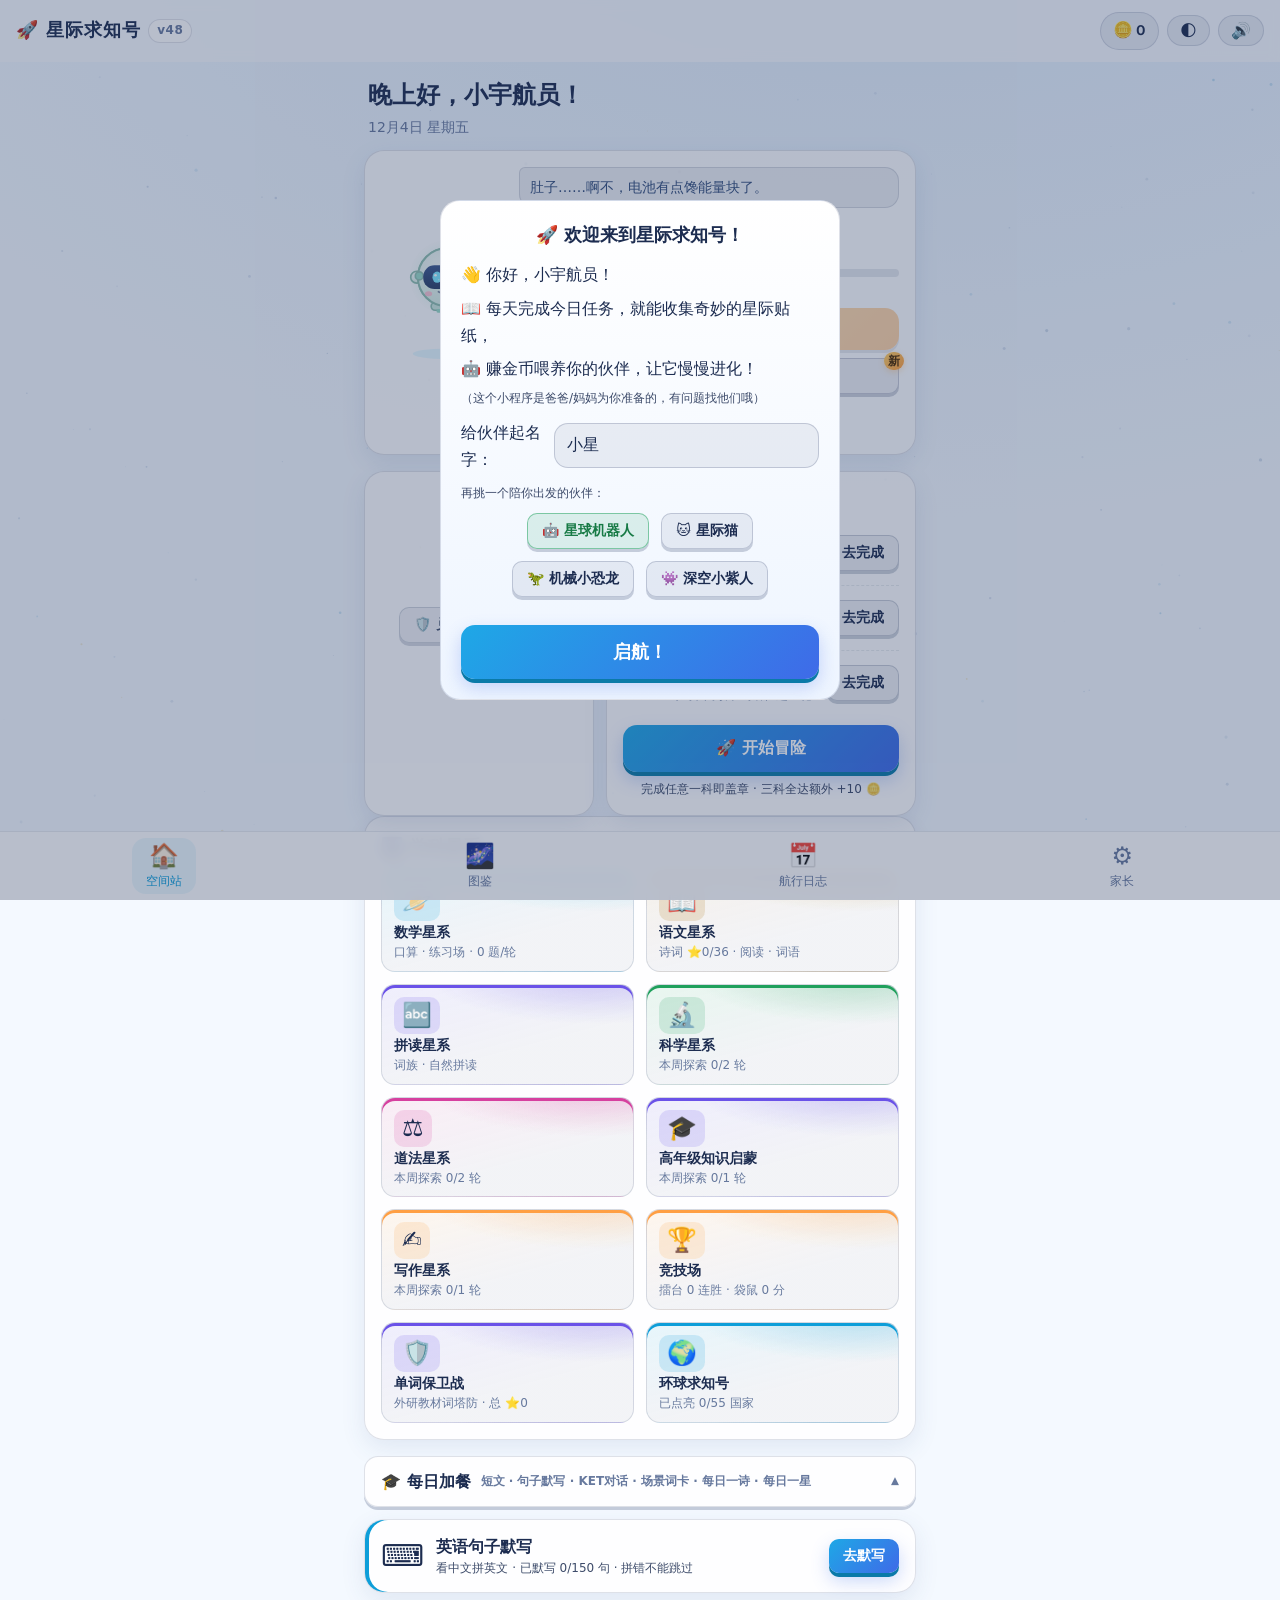
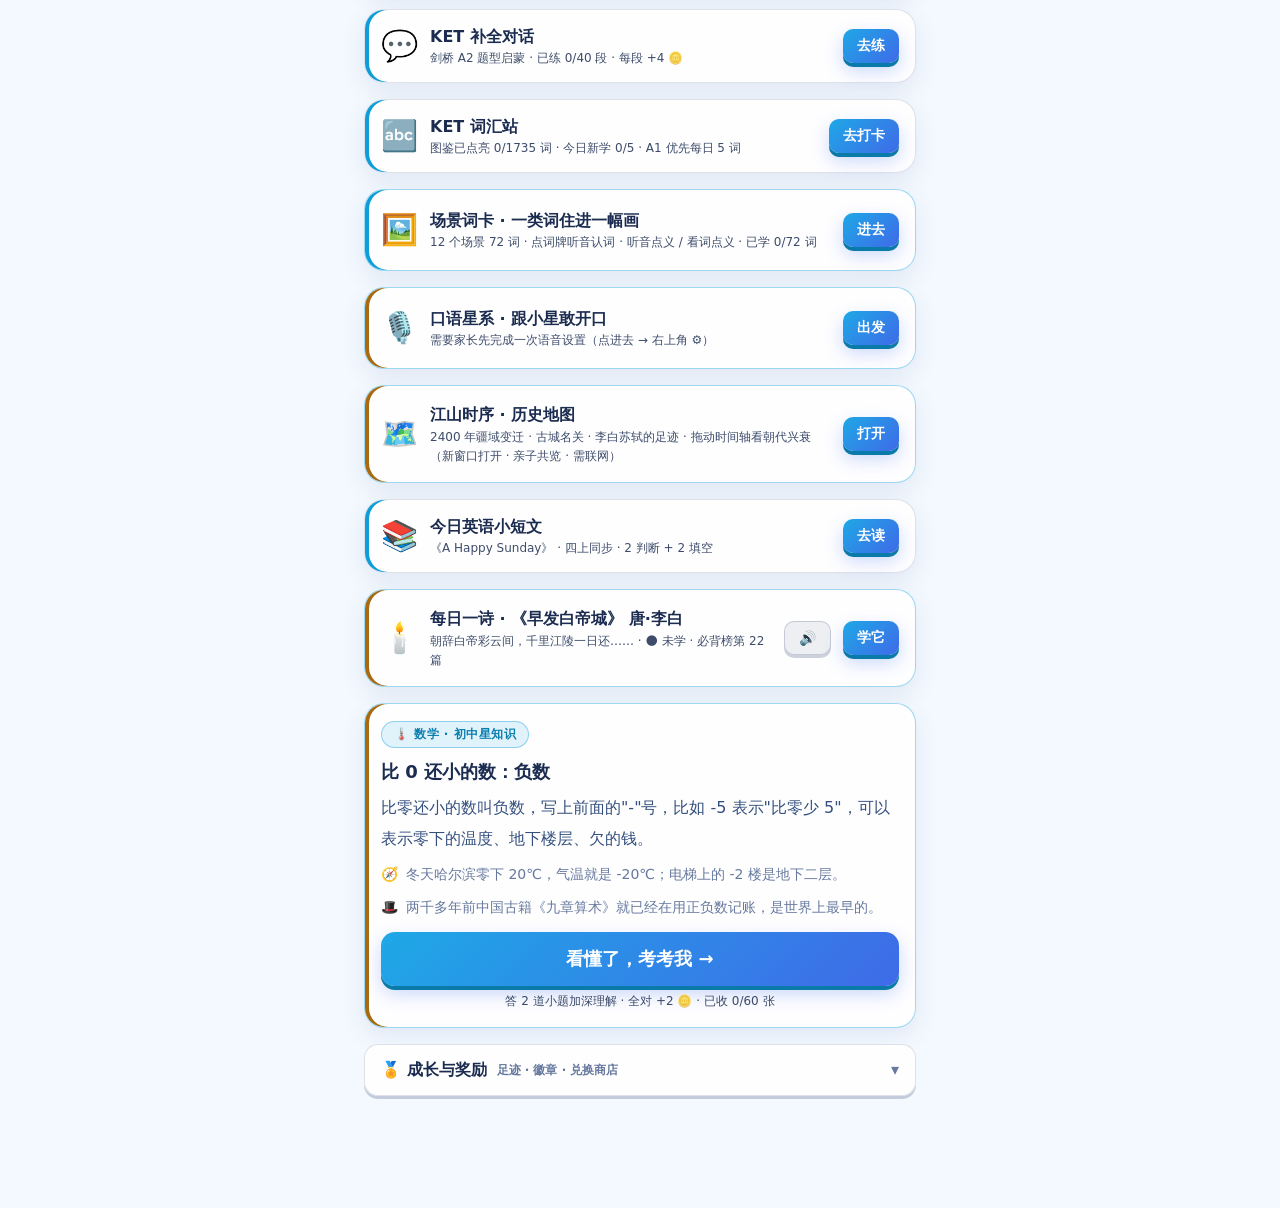
<file: index.html>
<!DOCTYPE html>
<html lang="zh-CN">
<head>
  <meta charset="utf-8">
  <meta name="viewport" content="width=device-width, initial-scale=1, viewport-fit=cover, user-scalable=no">
  <meta name="theme-color" content="#0b1026">
  <meta name="description" content="孩子的星际求知号：打卡闯关、拼词学英语、口算语文科学道法、收集贴纸养成机器伙伴">
  <link rel="manifest" href="manifest.webmanifest">
  <link rel="icon" href="icons/icon-192.png">
  <link rel="apple-touch-icon" href="icons/icon-192.png">
  <meta name="apple-mobile-web-app-capable" content="yes">
  <meta name="apple-mobile-web-app-title" content="求知号">
  <meta name="apple-mobile-web-app-status-bar-style" content="black-translucent">
  <title>星际求知号 🚀</title>
  <script>
    /* 首屏前应用主题，避免闪屏（与 js/app.js 的主题逻辑一致） */
    try {
      var _s = JSON.parse(localStorage.getItem('star-english-v1') || '{}').settings || {};
      var _m = _s.theme || 'auto';
      var _eff = _m === 'auto'
        ? (window.matchMedia && matchMedia('(prefers-color-scheme: light)').matches ? 'light' : 'dark')
        : _m;
      document.documentElement.dataset.theme = _eff;
    } catch (e) { document.documentElement.dataset.theme = 'dark'; }
  </script>
  <link rel="stylesheet" href="css/style.css?v=48">
</head>
<body>
  <canvas id="starfield"></canvas>

  <header id="topbar">
    <div class="logo">🚀 星际求知号<span class="ver-chip" id="app-ver"></span></div>
    <div class="top-stats">
      <span id="top-coins" class="chip">🪙 0</span>
      <button id="btn-theme" class="chip" title="切换外观">🌓</button>
      <button id="btn-sound" class="chip" title="声音开关">🔊</button>
    </div>
  </header>

  <main id="main">
    <section id="screen-home" class="screen active">
      <div class="greet">
        <div id="greet-title">你好，小宇航员！</div>
        <div id="greet-date"></div>
      </div>

      <div class="card pet-card">
        <div id="pet-wrap"></div>
        <div class="pet-info">
          <div id="pet-bubble">今天也一起加油呀！</div>
          <div id="pet-name"></div>
          <div id="pet-stage"></div>
          <div id="pet-progress"></div>
          <button id="btn-feed" class="btn btn-gold">🍞 喂能量块</button>
          <button id="btn-pet-swap" class="btn small">🛰️ 换伙伴<span class="new-dot">新</span></button>
          <div class="row-gap" style="margin-top:8px">
            <button id="btn-wardrobe" class="btn small">🎩 换装</button>
            <button id="btn-box" class="btn small">🎁 星盒</button>
          </div>
        </div>
      </div>

      <div class="row2">
        <div class="card streak-card">
          <div class="big" id="streak-num">0</div>
          <div style="font-weight:700">连续航行</div>
          <div id="rank-line" style="font-weight:700;font-size:13px;color:var(--gold)"></div>
          <div id="streak-shields" class="tiny"></div>
        </div>
        <div class="card quest-card">
          <div class="qc-title">📋 今日任务</div>
          <div id="task-rows"></div>
          <button id="btn-quest" class="btn btn-main big">🚀 开始冒险</button>
          <div id="task-foot" class="tiny center" style="margin-top:8px"></div>
        </div>
      </div>

      <!-- 错词来袭 / BOSS 跟在任务后面，属于"今天要做的事" -->
      <div id="weak-slot"></div>

      <div id="subjects-slot"></div>

      <details class="grp" open>
        <summary>🎓 每日加餐<span class="grp-sub">短文 · 句子默写 · KET对话 · 场景词卡 · 每日一诗 · 每日一星</span></summary>
        <div class="grp-body">
          <div id="sentence-slot"></div>
          <div id="ket-slot"></div>
          <div id="ketword-slot"></div>
          <div id="scene-slot"></div>
          <div id="voice-slot"></div>
          <div id="atlas-slot"></div>
          <div id="enread-slot"></div>
          <div id="poemaday-slot"></div>
          <div id="junior-slot"></div>
        </div>
      </details>

      <details class="grp">
        <summary>🏅 成长与奖励<span class="grp-sub">足迹 · 徽章 · 兑换商店</span></summary>
        <div class="grp-body">
          <div id="growth-slot"></div>
          <div id="shop-slot"></div>
        </div>
      </details>
    </section>

    <section id="screen-quest" class="screen"><div id="quest-root"></div></section>
    <section id="screen-album" class="screen"><div id="album-root"></div></section>
    <section id="screen-calendar" class="screen"><div id="calendar-root"></div></section>
    <section id="screen-parent" class="screen"><div id="parent-root"></div></section>
  </main>

  <nav id="bottomnav">
    <button data-nav="home" class="active"><span class="ni">🏠</span><span class="nl">空间站</span></button>
    <button data-nav="album" id="nav-album"><span class="ni">🌌</span><span class="nl">图鉴</span></button>
    <button data-nav="calendar"><span class="ni">📅</span><span class="nl">航行日志</span></button>
    <button data-nav="parent"><span class="ni">⚙️</span><span class="nl">家长</span></button>
  </nav>

  <div id="fx-layer"></div>
  <div id="modal-root"></div>
  <div id="toast"></div>

  <script src="js/data.js?v=48"></script>
  <script src="js/data-ipa.js?v=48"></script>
  <script src="js/audio.js?v=48"></script>
  <script src="js/store.js?v=48"></script>
  <script src="js/ui-kit.js?v=48"></script>
  <script src="js/ui-handwrite.js?v=48"></script>
  <script src="js/ui-screens.js?v=48"></script>
  <script src="js/ui-kp.js?v=48"></script>
  <script src="js/ui-quest.js?v=48"></script>
  <script src="js/ui-boss.js?v=48"></script>
  <script src="js/ui-math.js?v=48"></script>
  <script src="js/ui-think.js?v=48"></script>
  <script src="js/ui-phonics.js?v=48"></script>
  <script src="js/data-chinese.js?v=48"></script>
  <script src="js/data-poems-extra.js?v=48"></script>
  <script src="js/data-kp.js?v=48"></script>
  <script src="js/ui-chinese.js?v=48"></script>
  <script src="js/ui-subject.js?v=48"></script>
  <script src="js/data-science.js?v=48"></script>
  <script src="js/data-daofa.js?v=48"></script>
  <script src="js/data-math-kp.js?v=48"></script>
  <script src="js/data-junior-prep.js?v=48"></script>
  <script src="js/data-writing.js?v=48"></script>
  <script src="js/data-junior.js?v=48"></script>
  <script src="js/ui-reading.js?v=48"></script>
  <script src="js/data-sentence.js?v=48"></script>
  <script src="js/ui-sentence.js?v=48"></script>
  <script src="js/data-ket.js?v=48"></script>
  <script src="js/ui-ket.js?v=48"></script>
  <script src="js/data-ketwords.js?v=48"></script>
  <script src="js/data-scene.js?v=48"></script>
  <script src="js/data-td.js?v=48"></script>
  <script src="js/data-geo.js?v=48"></script>
  <script src="js/ui-ketwords.js?v=48"></script>
  <script src="js/ui-scene.js?v=48"></script>
  <script src="js/ui-defense.js?v=48"></script>
  <script src="js/ui-globe.js?v=48"></script>
  <script src="js/voice-engine.js?v=48"></script>
  <script src="js/ui-voice.js?v=48"></script>
  <script src="js/ui-writing.js?v=48"></script>
  <script src="js/data-arena.js?v=48"></script>
  <script src="js/ui-arena.js?v=48"></script>
  <script src="js/ui-extras.js?v=48"></script>
  <script src="js/app.js?v=48"></script>
</body>
</html>
</file>
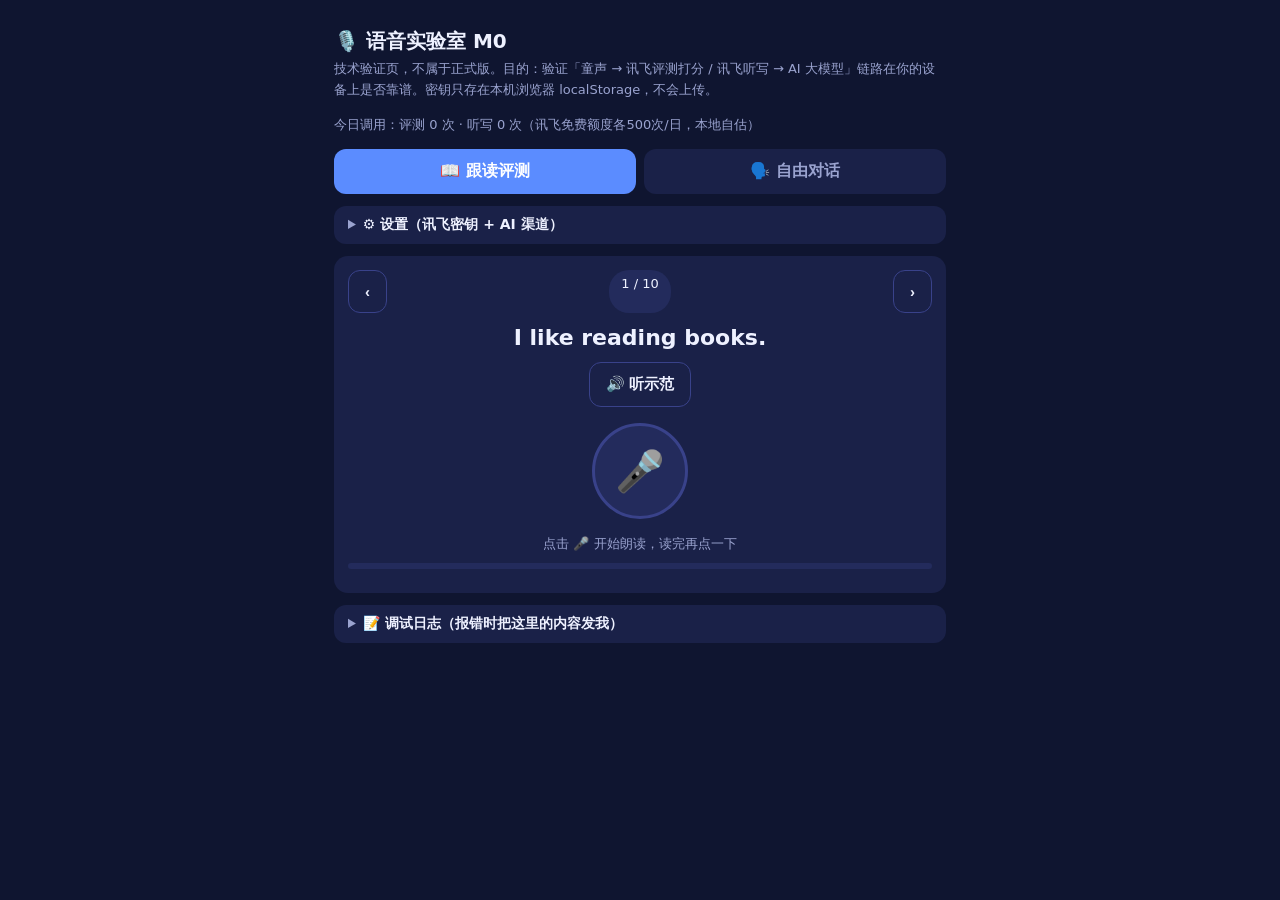
<file: tools/voice-lab.html>
<!DOCTYPE html>
<html lang="zh-CN">
<head>
<meta charset="UTF-8">
<meta name="viewport" content="width=device-width, initial-scale=1.0, maximum-scale=1.0, user-scalable=no">
<title>🎙️ 语音实验室 M0 · 技术验证</title>
<style>
  :root{
    --bg:#0f1530; --card:#1a2148; --card2:#232b5c; --ink:#eef1ff; --dim:#9aa3cf;
    --acc:#5b8cff; --ok:#4caf7d; --bad:#ff6b6b; --warn:#ffb84d;
  }
  *{box-sizing:border-box; -webkit-tap-highlight-color:transparent;}
  body{margin:0; background:var(--bg); color:var(--ink); font-family:system-ui,-apple-system,"PingFang SC","Microsoft YaHei",sans-serif; padding-bottom:40px;}
  .wrap{max-width:640px; margin:0 auto; padding:14px;}
  h1{font-size:20px; margin:14px 0 4px;}
  .sub{color:var(--dim); font-size:13px; line-height:1.6; margin-bottom:14px;}
  .card{background:var(--card); border-radius:14px; padding:14px; margin-bottom:12px;}
  .row{display:flex; gap:8px; align-items:center; flex-wrap:wrap;}
  .lbl{font-size:13px; color:var(--dim); margin:10px 0 4px;}
  input[type=text],input[type=password],textarea{width:100%; background:#10163a; border:1px solid #2c3573; border-radius:10px; color:var(--ink); padding:10px 12px; font-size:14px; outline:none;}
  input:focus{border-color:var(--acc);}
  button{border:none; border-radius:12px; padding:12px 16px; font-size:15px; font-weight:600; cursor:pointer; background:var(--card2); color:var(--ink);}
  button:active{transform:scale(.97);}
  .primary{background:var(--acc); color:#fff;}
  .ghost{background:transparent; border:1px solid #39428a;}
  .mic{
    width:96px; height:96px; border-radius:50%; margin:16px auto; display:flex; align-items:center; justify-content:center;
    font-size:40px; background:var(--card2); border:3px solid #39428a; user-select:none; touch-action:none; cursor:pointer;
  }
  .mic.rec{background:#8f2d3a; border-color:var(--bad); animation:pulse 1.1s infinite;}
  @keyframes pulse{0%,100%{transform:scale(1);}50%{transform:scale(1.07);}}
  .hint{text-align:center; color:var(--dim); font-size:13px; min-height:18px;}
  .sent{font-size:22px; line-height:1.5; font-weight:600; text-align:center; margin:8px 0;}
  .nav{display:flex; justify-content:space-between;}
  .score-big{text-align:center; font-size:52px; font-weight:800; margin:6px 0;}
  .score-label{text-align:center; color:var(--dim); font-size:13px;}
  .subs{display:flex; gap:8px; justify-content:center; margin:10px 0; flex-wrap:wrap;}
  .chip{background:var(--card2); border-radius:20px; padding:6px 12px; font-size:13px;}
  .chip b{font-size:15px;}
  .words{display:flex; flex-wrap:wrap; gap:8px; justify-content:center; margin:12px 0;}
  .w{padding:8px 12px; border-radius:10px; font-size:16px; font-weight:600; background:var(--card2);}
  .w.good{background:#1d4030; color:#8ee0b0;}
  .w.mid{background:#4a3d1d; color:#ffd98a;}
  .w.poor{background:#4d1d24; color:#ff9d9d; outline:2px solid var(--bad);}
  .w.miss{background:#222; color:#777; text-decoration:line-through;}
  .fix{background:var(--card2); border-radius:12px; padding:12px; font-size:14px; line-height:1.7;}
  .fix b{color:var(--warn);}
  .ai-bubble{background:var(--card2); border-radius:14px 14px 14px 4px; padding:12px; font-size:15px; line-height:1.7; margin:8px 0; white-space:pre-wrap;}
  .me-bubble{background:#2a3a6e; border-radius:14px 14px 4px 14px; padding:12px; font-size:15px; line-height:1.7; margin:8px 0 8px 40px; white-space:pre-wrap;}
  .chat{max-height:46vh; overflow-y:auto;}
  .tabs{display:flex; gap:8px; margin-bottom:12px;}
  .tab{flex:1; text-align:center; padding:12px; border-radius:12px; background:var(--card); color:var(--dim); font-weight:600;}
  .tab.on{background:var(--acc); color:#fff;}
  details{margin-bottom:12px;}
  summary{cursor:pointer; font-weight:600; padding:10px 14px; background:var(--card); border-radius:12px; font-size:14px;}
  summary::marker{color:var(--dim);}
  details .card{margin-top:8px;}
  #log{max-height:200px; overflow-y:auto; font-family:monospace; font-size:11px; color:var(--dim); white-space:pre-wrap; word-break:break-all;}
  .err{color:var(--bad); font-size:13px; margin-top:8px; white-space:pre-wrap;}
  .okmsg{color:var(--ok); font-size:13px; margin-top:8px;}
  .wave{height:6px; border-radius:3px; background:var(--card2); margin:10px 0; overflow:hidden;}
  .wave i{display:block; height:100%; width:0; background:var(--acc); transition:width .1s;}
  .hidden{display:none;}
</style>
</head>
<body>
<div class="wrap">
  <h1>🎙️ 语音实验室 M0</h1>
  <div class="sub">技术验证页，不属于正式版。目的：验证「童声 → 讯飞评测打分 / 讯飞听写 → AI 大模型」链路在你的设备上是否靠谱。密钥只存在本机浏览器 localStorage，不会上传。</div>
  <div class="sub" id="usageBar"></div>

  <div class="tabs">
    <div class="tab on" id="tabRead" onclick="switchTab('read')">📖 跟读评测</div>
    <div class="tab" id="tabChat" onclick="switchTab('chat')">🗣️ 自由对话</div>
  </div>

  <!-- 设置 -->
  <details>
    <summary>⚙️ 设置（讯飞密钥 + AI 渠道）</summary>
    <div class="card">
      <div class="lbl">讯飞开放平台（创建应用后两个服务默认各有每日500次免费调用；同一应用的密钥通用，分别添加「语音评测(流式版)」和「语音听写(流式版)」两个服务即可）</div>
      <input type="text" id="xfAppId" placeholder="AppID">
      <div style="height:6px"></div>
      <input type="password" id="xfApiKey" placeholder="APIKey">
      <div style="height:6px"></div>
      <input type="password" id="xfApiSecret" placeholder="APISecret">

      <div class="lbl">AI 大模型（OpenAI 兼容协议，BaseURL 如 https://open.bigmodel.cn/api/paas/v4）</div>
      <input type="text" id="llmBase" placeholder="Base URL（以 /v4 或 /v1 结尾，不带 /chat/completions）">
      <div style="height:6px"></div>
      <input type="password" id="llmKey" placeholder="API Key">
      <div style="height:6px"></div>
      <input type="text" id="llmModel" placeholder="模型名（如 glm-4-flash-250414 / deepseek-chat / 任意兼容模型）">
      <div style="height:6px"></div>
      <input type="text" id="petName" placeholder="伙伴名字（AI 将扮演它，如：豆豆）">

      <div class="row" style="margin-top:12px;">
        <button class="primary" onclick="saveCfg()">💾 保存设置</button>
        <button class="ghost" onclick="clearCfg()">清空</button>
      </div>
      <div id="cfgMsg"></div>
      <div class="sub" style="margin-top:10px;">注：AI 渠道需支持浏览器直连（CORS）。若对话报 CORS/网络错误，换一个支持的渠道即可，评测与听写不受影响。</div>
    </div>
  </details>

  <!-- 跟读评测 -->
  <div id="paneRead">
    <div class="card">
      <div class="nav">
        <button class="ghost" onclick="moveSent(-1)">‹</button>
        <span class="chip" id="sentIdx">1 / 10</span>
        <button class="ghost" onclick="moveSent(1)">›</button>
      </div>
      <div class="sent" id="sentence"></div>
      <div class="row" style="justify-content:center;">
        <button class="ghost" onclick="speak(currentSent())">🔊 听示范</button>
      </div>
      <div class="mic" id="micRead"><span>🎤</span></div>
      <div class="hint" id="hintRead">点击 🎤 开始朗读，读完再点一下</div>
      <div class="wave"><i id="waveRead"></i></div>
      <div class="err" id="errRead"></div>
    </div>
    <div class="card hidden" id="resultCard">
      <div class="score-big" id="scoreTotal">--</div>
      <div class="score-label">总分（完整度 · 准确度 · 流利度）</div>
      <div class="score-label" id="starBar" style="margin-top:-2px;"></div>
      <div class="subs">
        <span class="chip">完整度 <b id="scoreIntegrity">--</b></span>
        <span class="chip">准确度 <b id="scoreAccuracy">--</b></span>
        <span class="chip">流利度 <b id="scoreFluency">--</b></span>
      </div>
      <div class="words" id="wordList"></div>
      <div class="fix" id="fixBox"></div>
      <div class="row" style="justify-content:center; margin-top:10px;">
        <button class="primary" id="btnAiRead" onclick="aiReadFeedback()">🐾 让伙伴点评</button>
        <button class="ghost" onclick="speak(currentSent())">🔊 再听一遍</button>
      </div>
      <div class="ai-bubble hidden" id="aiReadBubble"></div>
    </div>
  </div>

  <!-- 自由对话 -->
  <div id="paneChat" class="hidden">
    <div class="card">
      <div class="sub" style="margin:0 0 8px;">点击 🎤 说英语，说完再点一下 ⏹：语音转文字 → AI 伙伴回复 → 自动朗读。不打分，随便聊。</div>
      <div class="chat" id="chatBox"></div>
      <div class="mic" id="micChat"><span>🎤</span></div>
      <div class="hint" id="hintChat">点击 🎤 说英语，说完再点一下</div>
      <div class="wave"><i id="waveChat"></i></div>
      <div class="err" id="errChat"></div>
      <div class="row" style="justify-content:center; margin-top:6px;">
        <button class="ghost" onclick="clearChat()">🧹 清空对话</button>
      </div>
    </div>
  </div>

  <!-- 日志 -->
  <details>
    <summary>📝 调试日志（报错时把这里的内容发我）</summary>
    <div class="card"><div id="log"></div>
      <div class="row" style="margin-top:8px;"><button class="ghost" onclick="document.getElementById('log').textContent=''">清空日志</button></div>
    </div>
  </details>
</div>

<script>
"use strict";
/* ================= 配置 ================= */
const CFG_KEY = "voice-lab-cfg-v1";
let cfg = {xfAppId:"",xfApiKey:"",xfApiSecret:"",llmBase:"",llmKey:"",llmModel:"",petName:"Buddy"};
function loadCfg(){ try{ cfg = Object.assign(cfg, JSON.parse(localStorage.getItem(CFG_KEY)||"{}")); }catch(e){} 
  for(const k in cfg){ const el=document.getElementById(k); if(el&&cfg[k]) el.value=cfg[k]; } }
function saveCfg(){ for(const k in cfg){ const el=document.getElementById(k); if(el) cfg[k]=el.value.trim(); }
  localStorage.setItem(CFG_KEY, JSON.stringify(cfg)); document.getElementById("cfgMsg").innerHTML='<div class="okmsg">✅ 已保存到本机</div>'; setTimeout(()=>document.getElementById("cfgMsg").innerHTML="",2000); }
function clearCfg(){ localStorage.removeItem(CFG_KEY); for(const k in cfg){ cfg[k]=""; const el=document.getElementById(k); if(el) el.value=""; } }
function cfgReady(kind){
  const missing=[];
  if(!cfg.xfAppId||!cfg.xfApiKey||!cfg.xfApiSecret) missing.push("讯飞三件套");
  if(kind==="llm"&&(!cfg.llmBase||!cfg.llmKey||!cfg.llmModel)) missing.push("AI 渠道");
  if(missing.length){ setErr(kind==="llm"?"errChat":"errRead", "请先在「⚙️ 设置」里填写："+missing.join("、")); return false; }
  return true;
}
function setErr(id,msg){ document.getElementById(id).textContent=msg||""; if(msg) log("[ERR] "+msg); }
function log(m){ const el=document.getElementById("log"); el.textContent=(m+"\n"+el.textContent).slice(0,20000); }

/* ================= 每日额度计数（本地自估，按自然日清零） ================= */
function usage(){ let u; try{ u=JSON.parse(localStorage.getItem("voice-lab-usage")||"{}"); }catch(e){ u={}; }
  const today=new Date().toISOString().slice(0,10);
  if(u.date!==today){ u={date:today,ise:0,iat:0}; }
  return u; }
function addUsage(kind){ const u=usage(); u[kind]=(u[kind]||0)+1;
  localStorage.setItem("voice-lab-usage",JSON.stringify(u)); renderUsage(); return u[kind]; }
function renderUsage(){ const u=usage(); const el=document.getElementById("usageBar");
  const near=(u.ise||0)>=400||(u.iat||0)>=400;
  el.textContent="今日调用：评测 "+(u.ise||0)+" 次 · 听写 "+(u.iat||0)+" 次（讯飞免费额度各500次/日，本地自估）"+(near?" ⚠️ 接近上限":"");
  el.style.color=near?"var(--warn)":"var(--dim)"; }

/* ================= 句子库 ================= */
const SENTENCES=[
  "I like reading books.",
  "My favorite subject is English.",
  "I get up at seven every morning.",
  "There are three apples on the table.",
  "Can you help me with my homework?",
  "My father drives to work every day.",
  "We played football after school.",
  "The cat is sleeping under the tree.",
  "I want to be a scientist.",
  "Thank you for your help."
];
let sentI=0;
function currentSent(){ return SENTENCES[sentI]; }
function renderSent(){ document.getElementById("sentence").textContent=currentSent();
  document.getElementById("sentIdx").textContent=(sentI+1)+" / "+SENTENCES.length;
  document.getElementById("resultCard").classList.add("hidden"); setErr("errRead",""); }
function moveSent(d){ sentI=(sentI+d+SENTENCES.length)%SENTENCES.length; renderSent(); }

/* ================= 录音（16k PCM） ================= */
let rec=null; // {ctx,stream,proc,wsSend,onChunk,stopped}
async function startRec(onChunk,onLevel){
  const stream=await navigator.mediaDevices.getUserMedia({audio:{channelCount:1,echoCancellation:true,noiseSuppression:true}});
  let ctx; try{ ctx=new AudioContext({sampleRate:16000}); }catch(e){ ctx=new AudioContext(); }
  if(ctx.state==="suspended") await ctx.resume();
  const src=ctx.createMediaStreamSource(stream);
  const proc=ctx.createScriptProcessor(2048,1,1);
  src.connect(proc); proc.connect(ctx.destination);
  const needResample=Math.abs(ctx.sampleRate-16000)>1;
  proc.onaudioprocess=e=>{
    let f32=e.inputBuffer.getChannelData(0);
    if(needResample) f32=resample(f32,ctx.sampleRate,16000);
    const pcm=f32ToI16(f32);
    onLevel(Math.sqrt(f32.reduce((s,v)=>s+v*v,0)/f32.length));
    if(onChunk) onChunk(pcm);
  };
  rec={ctx,stream,proc,src};
}
function stopRec(){
  if(!rec) return;
  try{ rec.proc.disconnect(); rec.src.disconnect(); }catch(e){}
  rec.stream.getTracks().forEach(t=>t.stop());
  try{ rec.ctx.close(); }catch(e){}
  rec=null;
}
function resample(buf,from,to){
  const ratio=from/to, len=Math.floor(buf.length/ratio), out=new Float32Array(len);
  for(let i=0;i<len;i++){ const p=i*ratio, j=Math.floor(p), fr=p-j;
    out[i]=buf[j]*(1-fr)+buf[Math.min(j+1,buf.length-1)]*fr; }
  return out;
}
function f32ToI16(f){ const out=new Int16Array(f.length);
  for(let i=0;i<f.length;i++){ const s=Math.max(-1,Math.min(1,f[i])); out[i]=s<0?s*0x8000:s*0x7FFF; }
  return out; }

/* ================= 讯飞鉴权 ================= */
async function xfyunUrl(host,path){
  const date=new Date().toUTCString();
  const origin=`host: ${host}\ndate: ${date}\nGET ${path} HTTP/1.1`;
  const key=await crypto.subtle.importKey("raw",new TextEncoder().encode(cfg.xfApiSecret),{name:"HMAC",hash:"SHA-256"},false,["sign"]);
  const sig=await crypto.subtle.sign("HMAC",key,new TextEncoder().encode(origin));
  const sigB64=btoa(String.fromCharCode(...new Uint8Array(sig)));
  const authOrigin=`api_key="${cfg.xfApiKey}", algorithm="hmac-sha256", headers="host date request-line", signature="${sigB64}"`;
  return `wss://${host}${path}?authorization=${encodeURIComponent(btoa(authOrigin))}&date=${encodeURIComponent(date)}&host=${encodeURIComponent(host)}`;
}
const b64=u8=>btoa(String.fromCharCode(...u8));

/* ================= 跟读评测（讯飞 ISE 流式） ================= */
const micRead=document.getElementById("micRead");
let evalBusy=false, readActive=false, evalWS=null, evalTimer=null, drainEnd=false, evalGotResult=false;
micRead.addEventListener("click",async ()=>{
  if(evalBusy && !readActive) return; // 评分中，忽略
  if(readActive){
    readActive=false; drainEnd=true;
    document.getElementById("hintRead").textContent="上传音频中…";
    return;
  }
  if(!cfgReady()) return;
  const u0=usage();
  if((u0.ise||0)>=500){ setErr("errRead","今日评测调用已达本地计数上限（500次），明日自动恢复；如需核实请到讯飞控制台查用量"); return; }
  setErr("errRead","");
  document.getElementById("resultCard").classList.add("hidden");
  document.getElementById("aiReadBubble").classList.add("hidden");
  readActive=true; evalBusy=true; evalGotResult=false; drainEnd=false;
  micRead.classList.add("rec"); micRead.firstElementChild.textContent="⏹";
  document.getElementById("hintRead").textContent="正在请求麦克风…";
  const queue=[];
  try{
    // 先拿麦克风（权限弹窗期间不连服务，避免服务端空等超时）
    await startRec(pcm=>{ queue.push(pcm); }, lvl=>{
      document.getElementById("waveRead").style.width=Math.min(100,lvl*400)+"%"; });
  }catch(err){ setErr("errRead","麦克风启动失败："+err.message); cleanupRead(); return; }
  document.getElementById("hintRead").textContent="麦克风就绪，连接评测服务…";
  let ws;
  try{
    const url=await xfyunUrl("ise-api.xfyun.cn","/v2/open-ise");
    ws=new WebSocket(url);
  }catch(err){ setErr("errRead","连接创建失败："+err.message); cleanupRead(); return; }
  evalWS=ws;
  ws.onopen=()=>{
    addUsage("ise");
    document.getElementById("hintRead").textContent="正在听，请开始朗读…读完点一下 ⏹";
    // 首帧 ssb：试题文本放在 business.text（英文句子带 [content] 前缀），data 只带 status
    ws.send(JSON.stringify({common:{app_id:cfg.xfAppId},
      business:{sub:"ise",ent:"en_vip",category:"read_sentence",
        aue:"raw",auf:"audio/L16;rate=16000",tte:"utf-8",ttp_skip:true,
        ise_unite:"1",cmd:"ssb",text:"[content]"+currentSent()},
      data:{status:0}}));
    evalDrain(ws,queue);
    // 20秒自动结束（发结束帧，不硬断连接）
    evalTimer=setTimeout(()=>{ readActive=false; drainEnd=true;
      document.getElementById("hintRead").textContent="已达最长20秒，自动结束，评分中…"; },20000);
  };
  ws.onmessage=ev=>{
    const msg=JSON.parse(ev.data);
    const c=msg.code;
    log("[ISE] code="+c+" status="+(msg.data&&msg.data.status));
    if(c!==undefined&&c!==0&&c!=="0"){
      evalGotResult=true;
      setErr("errRead","评测返回错误 code="+c+"："+(msg.message||"")+"（详情见日志）");
      log("[ISE result] "+ev.data.slice(0,1500));
      cleanupRead(); return;
    }
    if(msg.data&&msg.data.status===2){
      evalGotResult=true;
      let xml=(msg.data&&msg.data.data)||"";
      if(!xml||typeof xml!=="string"){ log("[ISE result] "+ev.data.slice(0,3000)); setErr("errRead","返回结构不含评分XML（原始报文已写入日志，请发我适配）"); cleanupRead(); return; }
      try{ showEvalResult(xml); }catch(e){ setErr("errRead","结果解析异常："+e.message+"（原始内容见日志）"); log(xml.slice(0,3000)); }
      cleanupRead();
    }
  };
  ws.onerror=()=>{ if(readActive||evalBusy) setErr("errRead","评测连接失败：检查讯飞密钥、评测服务是否添加成功、网络"); };
  ws.onclose=ev=>{
    if(!evalGotResult){
      const r=ev.reason||"";
      setErr("errRead", r.includes("timeout")
        ? ("网络抖动导致超时——请再点一次 🎤 重试（期间保持屏幕常亮、勿切后台）")
        : r
          ? ("连接关闭(code="+ev.code+")："+r.slice(0,160)+"——请把调试日志发我继续适配")
          : ("连接被服务端关闭(code="+ev.code+")：常见原因——密钥不正确、评测服务未添加成功、额度用尽、电脑时间偏差过大、网络不通"));
      log("[ISE close] code="+ev.code+" reason="+r);
    }
    cleanupRead();
  };
});
function cleanupRead(){
  evalBusy=false; readActive=false;
  stopRec();
  micRead.classList.remove("rec"); micRead.firstElementChild.textContent="🎤";
  document.getElementById("hintRead").textContent="点击 🎤 开始朗读，读完再点一下";
  document.getElementById("waveRead").style.width="0";
  if(evalTimer) clearTimeout(evalTimer); evalWS=null;
}
function evalDrain(ws,queue){
  let firstAudio=true;
  const step=()=>{
    if(!ws||ws.readyState!==1) return;
    if(queue.length){ const pcm=queue.shift();
      // 音频帧 auw：aus 1=首帧音频 2=中间帧
      ws.send(JSON.stringify({business:{cmd:"auw",aus:firstAudio?1:2},
        data:{status:1,data_type:1,encoding:"raw",data:b64(new Uint8Array(pcm.buffer))}}));
      firstAudio=false;
      setTimeout(step,40);
    }else if(drainEnd&&!readActive){
      // 结束帧：aus=4 status=2
      ws.send(JSON.stringify({business:{cmd:"auw",aus:4},
        data:{status:2,data_type:1,encoding:"raw",data:""}}));
    }else setTimeout(step,60);
  }; setTimeout(step,50);
}
function shade(score){
  if(score>=85) return "good"; if(score>=65) return "mid"; return "poor";
}
function showEvalResult(xml){
  // 服务端返回 base64 编码的 XML（5分制），先解码再解析
  let raw=(xml||"").trim();
  if(!raw.startsWith("<")){ try{ raw=atob(raw); }catch(e){ /* 非base64，按原文解析 */ } }
  log("[XML] "+raw.slice(0,500));
  const doc=new DOMParser().parseFromString(raw,"text/xml");
  const chap=doc.querySelector("read_chapter")||doc.querySelector("sentence")||doc.querySelector("read_sentence");
  if(!chap){ setErr("errRead","未解析到评分结构（原始XML见日志）"); log(raw.slice(0,3000)); return; }
  const get=(el,n)=>el?el.getAttribute(n):null;
  // 分制自适应：≤5 按 5 分制换算百分制，>5 视为已是百分制（ise_unite=1 实验）
  const conv=v=>{ if(v===null||v===undefined||v==="") return null; const n=+v; if(isNaN(n)) return null; return n<=5?Math.round(n*20):Math.round(n); };
  const total=conv(get(chap,"total_score"))??0;
  const acc=conv(get(chap,"accuracy_score"));
  const flu=conv(get(chap,"fluency_score"));
  const itg=conv(get(chap,"integrity_score"));
  const stars=total>=80?4:total>=65?3:total>=50?2:1;
  document.getElementById("starBar").textContent="⭐".repeat(stars)+"　（星级展示预览：正式版孩子只看星级和进步，不看裸分数）";
  document.getElementById("scoreTotal").textContent=total;
  document.getElementById("scoreTotal").style.color=total>=80?"#8ee0b0":total>=60?"#ffd98a":"#ff9d9d";
  document.getElementById("scoreAccuracy").textContent=acc??"--";
  document.getElementById("scoreFluency").textContent=flu??"--";
  document.getElementById("scoreIntegrity").textContent=itg??"--";
  // 词级得分（过滤掉无 global_index 的杂音碎片词）
  const words=[...doc.querySelectorAll("word")]
    .filter(w=>w.getAttribute("global_index")!==null)
    .map(w=>({ text:get(w,"content")||"", score:conv(get(w,"total_score")) }));
  const wl=document.getElementById("wordList"); wl.innerHTML="";
  words.forEach(w=>{ const d=document.createElement("div");
    const s=(w.score===null)?-1:w.score;
    d.className="w "+(s<0?"miss":shade(s)); d.textContent=w.text; d.title="得分 "+s; wl.appendChild(d); });
  // 最差词 + 最差音节
  let worst=null, worstSyll=null;
  words.forEach(w=>{ if(w.score!==null&&(!worst||w.score<worst.score)) worst=w; });
  if(worst){
    const wEl=[...doc.querySelectorAll("word")].find(w=>(get(w,"content")||"")===worst.text);
    if(wEl){ [...wEl.querySelectorAll("syll")].forEach(s=>{
      const sc=conv(get(s,"syll_score")); const c=(get(s,"content")||"").trim();
      if(sc!==null&&(!worstSyll||sc<worstSyll.s)) worstSyll={s:sc,c}; }); }
  }
  const fb=document.getElementById("fixBox");
  fb.innerHTML=worst?`本次最该改的词：<b>${worst.text}</b>${worstSyll&&worstSyll.c?`（音标 ${worstSyll.c}，音节得分 ${worstSyll.s}）`:""} —— 点「🐾 让伙伴点评」获取具体方法`:"暂未定位到弱项词";
  fb.dataset.worst=worst?worst.text:""; fb.dataset.phone=worstSyll?(worstSyll.c||""):"";
  document.getElementById("resultCard").classList.remove("hidden");
}

/* ================= AI（OpenAI 兼容） ================= */
async function llmChat(messages,btn){
  if(btn) btn.disabled=true;
  try{
    let base=(cfg.llmBase||"").trim().replace(/\/+$/,"");
    if(!base) throw new Error("未配置 AI 渠道 BaseURL");
    // 兼容两种填法：完整端点 或 只填到版本段
    const url=base.endsWith("/chat/completions")?base:base+"/chat/completions";
    const call=async mt=>fetch(url,{
      method:"POST",
      headers:{"Content-Type":"application/json","Authorization":"Bearer "+cfg.llmKey},
      body:JSON.stringify({model:cfg.llmModel,messages,temperature:0.8,max_tokens:mt})
    });
    let res=await call(600);
    if(!res.ok){
      const t=await res.text();
      throw new Error("HTTP "+res.status+"："+t.slice(0,260)
        +"\n实际请求："+url
        +"\n（404=路径不对：检查 BaseURL 是否带 /v1、/v4 等版本段；或该渠道模型名与填写不符）");
    }
    let j=await res.json();
    let msgObj=j.choices&&j.choices[0]&&j.choices[0].message;
    // 思考型模型：max_tokens 被思维链耗尽时自动加倍重试一次
    if((!msgObj||!msgObj.content)&&j.choices&&j.choices[0].finish_reason==="length"){
      log("[LLM] 思考链耗尽token，自动加大配额重试");
      res=await call(1600);
      j=await res.json();
      msgObj=j.choices&&j.choices[0]&&j.choices[0].message;
    }
    const c=msgObj&&msgObj.content&&msgObj.content.trim();
    if(!c) throw new Error("模型未返回正文。你填的可能是「思考型模型」，思维链耗尽了输出配额；建议在设置里换非思考模型（如 deepseek-chat / glm-4-flash-250414 / qwen-turbo）。返回片段："+JSON.stringify(j).slice(0,200));
    return c;
  }catch(err){ throw err; }
  finally{ if(btn) btn.disabled=false; }
}
async function aiReadFeedback(){
  const btn=document.getElementById("btnAiRead");
  if(!cfgReady("llm")) return;
  const b=document.getElementById("aiReadBubble"); b.classList.remove("hidden"); b.textContent="伙伴思考中…";
  const root={total:document.getElementById("scoreTotal").textContent,
    acc:document.getElementById("scoreAccuracy").textContent, flu:document.getElementById("scoreFluency").textContent};
  const worst=document.getElementById("fixBox").dataset.worst||"";
  try{
    const reply=await llmChat([
      {role:"system",content:`你是${cfg.petName||"Buddy"}，一个9岁中国小朋友的宠物伙伴，正在陪TA练英语跟读。规则：全部用中文；称呼孩子"小伙伴"；语气活泼但不超过3句话；第一句表扬一个读得好的词（可以猜）；第二句只针对最弱词"${worst}"给一个温柔具体的发音小窍门（怎么动嘴巴）；第三句鼓励TA再试一次。绝不出现分数数字。`},
      {role:"user",content:`句子：${currentSent()}。机器评分：总分${root.total}，准确度${root.acc}，流利度${root.flu}。请点评。`}
    ],btn);
    b.textContent="🐾 "+reply; speakEn(currentSent());
  }catch(err){ b.textContent="⚠️ AI 点评失败："+err.message+"\n（多为渠道不支持浏览器直连/CORS，换一个渠道试试）"; }
}

/* ================= 自由对话（讯飞听写 IAT + LLM + TTS） ================= */
const micChat=document.getElementById("micChat");
let chatHist=[], chatActive=false, chatBusy=false, chatWS=null, chatTimer=null, chatEndFlag=false, chatGotResult=false;
function bubble(cls,text){ const d=document.createElement("div"); d.className=cls; d.textContent=text;
  document.getElementById("chatBox").appendChild(d); d.scrollIntoView({block:"end"}); return d; }
function clearChat(){ document.getElementById("chatBox").innerHTML=""; chatHist=[]; setErr("errChat",""); }
micChat.addEventListener("click",async ()=>{
  if(chatBusy && !chatActive) return; // 识别中，忽略
  if(chatActive){
    chatActive=false; chatEndFlag=true;
    document.getElementById("hintChat").textContent="识别中…";
    return;
  }
  if(!cfgReady("llm")) return;
  const u0=usage();
  if((u0.iat||0)>=500){ setErr("errChat","今日听写调用已达本地计数上限（500次），明日自动恢复；如需核实请到讯飞控制台查用量"); return; }
  setErr("errChat","");
  chatActive=true; chatBusy=true; chatGotResult=false; chatEndFlag=false;
  micChat.classList.add("rec"); micChat.firstElementChild.textContent="⏹";
  document.getElementById("hintChat").textContent="正在请求麦克风…";
  const queue=[];
  try{
    await startRec(pcm=>{ queue.push(pcm); }, lvl=>{
      document.getElementById("waveChat").style.width=Math.min(100,lvl*400)+"%"; });
  }catch(err){ setErr("errChat","麦克风启动失败："+err.message); cleanupChat(); return; }
  document.getElementById("hintChat").textContent="麦克风就绪，连接语音识别…";
  let ws;
  try{
    const url=await xfyunUrl("iat-api.xfyun.cn","/v2/iat");
    ws=new WebSocket(url);
  }catch(err){ setErr("errChat","连接创建失败："+err.message); cleanupChat(); return; }
  chatWS=ws;
  let text="";
  ws.onopen=()=>{
    addUsage("iat");
    document.getElementById("hintChat").textContent="正在听，请说英语…说完点一下 ⏹";
    ws.send(JSON.stringify({common:{app_id:cfg.xfAppId},
      business:{language:"en_us",domain:"iat",accent:"en_us",vad_eos:10000},
      data:{status:0,format:"audio/L16;rate=16000",encoding:"raw",audio:""}}));
    chatDrain(ws,queue);
    chatTimer=setTimeout(()=>{ chatActive=false; chatEndFlag=true;
      document.getElementById("hintChat").textContent="已达最长30秒，自动结束，识别中…"; },30000);
  };
  ws.onmessage=ev=>{
    const msg=JSON.parse(ev.data);
    if(msg.code!==0&&msg.code!=="0"){ setErr("errChat","听写错误 code="+msg.code+"："+(msg.message||"")); log("[IAT] "+ev.data.slice(0,800)); cleanupChat(); return; }
    if(msg.data&&msg.data.result){
      try{
        const r=typeof msg.data.result==="string"?JSON.parse(msg.data.result):msg.data.result;
        (r.ws||[]).forEach(s=>(s.cw||[]).forEach(c=>text+=c.w||""));
      }catch(e){}
    }
    if(msg.data&&msg.data.status===2){ chatGotResult=true; cleanupChat(); onHeard(text); }
  };
  ws.onerror=()=>{ if(chatActive||chatBusy) setErr("errChat","听写连接失败：检查讯飞密钥、听写服务是否添加成功、网络"); };
  ws.onclose=ev=>{
    if(!chatGotResult){
      const r=ev.reason||"";
      setErr("errChat", r.includes("timeout")
        ? ("网络抖动导致超时——请再点一次 🎤 重试（期间保持屏幕常亮、勿切后台）")
        : r
          ? ("连接关闭(code="+ev.code+")："+r.slice(0,160)+"——请把调试日志发我继续适配")
          : ("连接被服务端关闭(code="+ev.code+")：常见原因——密钥不正确、听写服务未添加成功、额度用尽、电脑时间偏差过大、网络不通"));
      log("[IAT close] code="+ev.code+" reason="+r);
    }
    cleanupChat();
  };
});
function cleanupChat(){
  chatBusy=false; chatActive=false;
  stopRec();
  micChat.classList.remove("rec"); micChat.firstElementChild.textContent="🎤";
  document.getElementById("hintChat").textContent="点击 🎤 说英语，说完再点一下";
  document.getElementById("waveChat").style.width="0";
  if(chatTimer) clearTimeout(chatTimer); chatWS=null;
}
function chatDrain(ws,queue){
  const step=()=>{
    if(!ws||ws.readyState!==1) return;
    if(queue.length){ const pcm=queue.shift();
      ws.send(JSON.stringify({data:{status:1,format:"audio/L16;rate=16000",encoding:"raw",audio:b64(new Uint8Array(pcm.buffer))}}));
      setTimeout(step,40);
    }else if(chatEndFlag&&!chatActive){
      ws.send(JSON.stringify({data:{status:2,format:"audio/L16;rate=16000",encoding:"raw",audio:""}}));
    }else setTimeout(step,60);
  }; setTimeout(step,50);
}
async function onHeard(text){
  if(!text.trim()){ bubble("me-bubble","（没听清，再试一次？）"); return; }
  bubble("me-bubble","🗣️ "+text);
  const b=bubble("ai-bubble","伙伴思考中…");
  try{
    const sys=`你是${cfg.petName||"Buddy"}，一个9岁中国小朋友的宠物伙伴，正在陪TA练英语口语。铁律：
1. 用超简单的英语（CEFR A1-A2），每次只说1~2个短句（总共不超过15个词）；
2. 每次回复结尾必须带一个简单的追问，尽量用二选一（如 "Milk or juice?"）；
3. 孩子说错不要纠正语法，把正确的说法自然地用在你的回应里；
4. 孩子的语音是童声自动转文字，可能有错词、漏词或粘连，请推测TA真正想表达的意思并自然回应，不要纠正识别错误本身；
5. 孩子输入是中文时：先用一句中文亲切回应，再换行给出对应英文短句让TA照着说；
6. 永远开心、鼓励、像一起玩，绝不评价打分。`;
    const msgs=[{role:"system",content:sys},...chatHist.slice(-10),{role:"user",content:text}];
    const reply=await llmChat(msgs,null);
    b.textContent="🐾 "+reply;
    chatHist.push({role:"user",content:text},{role:"assistant",content:reply});
    speakEn(reply);
    }catch(err){ b.textContent="⚠️ AI 回复失败："+err.message+"\n（多为渠道不支持浏览器直连/CORS）"; }
}

/* ================= TTS ================= */
let voices=[];
function refreshVoices(){ voices=speechSynthesis.getVoices().filter(v=>v.lang&&v.lang.toLowerCase().startsWith("en")); }
if("speechSynthesis" in window){ refreshVoices(); speechSynthesis.onvoiceschanged=refreshVoices; }
function speakEn(text){
  if(!("speechSynthesis" in window)) return;
  speechSynthesis.cancel();
  const u=new SpeechSynthesisUtterance(text);
  const v=voices.find(x=>/en[-_]us/i.test(x.lang))||voices[0];
  if(v) u.voice=v;
  u.lang="en-US"; u.rate=0.85; speechSynthesis.speak(u);
}
function speak(text){ speakEn(text); }

/* ================= Tab ================= */
function switchTab(t){
  document.getElementById("paneRead").classList.toggle("hidden",t!=="read");
  document.getElementById("paneChat").classList.toggle("hidden",t!=="chat");
  document.getElementById("tabRead").classList.toggle("on",t==="read");
  document.getElementById("tabChat").classList.toggle("on",t==="chat");
}

/* ================= 启动 ================= */
loadCfg(); renderSent(); renderUsage();
log("语音实验室已加载。提示：评测/听写需要 https 或 localhost 环境（麦克风权限）");
</script>
</body>
</html>
</file>
<file: css/style.css>
/* ============================================================
   星际求知号 - 主题样式
   颜色全部走 CSS 变量：默认为夜间（深空）主题，
   html[data-theme="light"] 时切换为日间（明亮轨道）主题。
   切换逻辑见 js/app.js 的 applyTheme()。
   ============================================================ */

/* ---------- 主题变量：夜间（深空，默认） ---------- */
:root {
  /* ---------- 设计令牌（v36 第一档）：圆角 / 字号 / 间距统一级差 ---------- */
  --radius-s: 10px;  /* 控件：小按钮、输入框、格子 */
  --radius-m: 14px;  /* 组件：按钮、选项卡、卡中卡 */
  --radius-l: 20px;  /* 容器：卡片、弹窗 */
  --fs-12: 12px; --fs-14: 14px; --fs-16: 16px; --fs-18: 18px; --fs-20: 20px; --fs-24: 24px;
  --sp-1: 4px; --sp-2: 8px; --sp-3: 12px; --sp-4: 16px; --sp-6: 24px;

  /* 立体按钮底边色（v36 第二档）：比按钮本体深一档，按下时按钮"沉下去" */
  --btn-edge: rgba(9, 14, 30, 0.55);
  --accent-edge: #1f7fb8;
  --gold-edge: #c07d14;
  --red-edge: #b93348;

  /* 页面背景 */
  --bg-grad: radial-gradient(1200px 800px at 70% -10%, #1c2b5e 0%, #101832 45%, #0b1026 100%);
  --bg-topbar: rgba(11, 16, 38, 0.75);
  --bg-nav: rgba(13, 19, 44, 0.92);
  --bg-overlay: rgba(5, 8, 20, 0.82);
  --bg-overlay-soft: rgba(5, 8, 20, 0.7);
  --bg-modal: linear-gradient(180deg, #1a2547, #131b38);
  --bg-toast: rgba(20, 28, 58, 0.95);

  /* 面层填充与描边 */
  --fill-1: rgba(255, 255, 255, 0.05);
  --fill-2: rgba(255, 255, 255, 0.07);
  --fill-3: rgba(255, 255, 255, 0.1);
  --fill-4: rgba(255, 255, 255, 0.14);
  --line-0: rgba(255, 255, 255, 0.08);
  --line-1: rgba(255, 255, 255, 0.1);
  --line-2: rgba(255, 255, 255, 0.14);
  --line-3: rgba(255, 255, 255, 0.2);
  --line-4: rgba(255, 255, 255, 0.3);

  /* 文字 */
  --text-hi: #eaf2ff;
  --text-mid: #cfe0ff;
  --text-low: #9fb0d0;
  --text-faint: rgba(255, 255, 255, 0.25);
  --text-on-accent: #fff;
  --text-on-gold: #4a2a00;
  --hw-guide: rgba(255, 214, 214, 0.42); /* 手写板描红范字 */

  /* 青色（主强调） */
  --accent: #4fd1ff;
  --accent-line: rgba(79, 209, 255, 0.35);
  --accent-line-dim: rgba(79, 209, 255, 0.25);
  --accent-fill: rgba(79, 209, 255, 0.15);
  --accent-fill-dim: rgba(79, 209, 255, 0.08);
  --accent-text: #a8e4ff;
  --accent-grad: linear-gradient(135deg, #35c3ff, #4f7cff);
  --bar-grad: linear-gradient(90deg, #35c3ff, #7d6bff);
  --accent-glow: rgba(64, 140, 255, 0.4);
  --accent-glow-soft: rgba(79, 209, 255, 0.35);
  --accent-glow-mid: rgba(79, 209, 255, 0.6);
  --accent-glow-strong: rgba(79, 209, 255, 0.8);

  /* 绿色（正确） */
  --green: #58e08a;
  --green-fill: rgba(88, 224, 138, 0.15);
  --green-line: rgba(88, 224, 138, 0.5);
  --green-text: #9df0bd;

  /* 红色（错误/危险） */
  --red: #ff5d73;
  --red-fill: rgba(255, 93, 115, 0.12);
  --red-line: rgba(255, 93, 115, 0.45);
  --red-text: #ffb3bd;
  --red-glow: rgba(255, 93, 115, 0.8);

  /* 金色（奖励） */
  --gold: #ffcf5c;
  --gold-strong: #ffd166;
  --gold-fill: rgba(255, 209, 102, 0.1);
  --gold-line: rgba(255, 209, 102, 0.45);
  --gold-glow: rgba(255, 209, 102, 0.25);
  --gold-soft-text: #ffe3a3;
  --gold-grad: linear-gradient(135deg, #ffcf5c, #ff9d3c);
  --gold-shadow: rgba(255, 170, 70, 0.35);
  --gold-glow-strong: rgba(255, 209, 102, 0.9);

  /* 粉色（跟读/盖章） */
  --pink: #ff6bd6;
  --pink-fill: rgba(255, 107, 214, 0.12);
  --pink-line: rgba(255, 107, 214, 0.45);
  --pink-text: #ffb8e6;
  --pink-strong-text: #ff8fab;
  --pink-glow: rgba(255, 107, 214, 0.3);
  --rec-grad: linear-gradient(135deg, #ff6bd6, #ff9d3c);
  --alert-grad: linear-gradient(135deg, #ff5d73, #ff9d3c);

  /* 紫色（题目标签） */
  --purple: #7d6bff;

  /* 拼图块 / 数字键盘 */
  --tile-bg: linear-gradient(180deg, #33406b, #222c4e);
  --tile-edge: #131a30;
  --tile-text: #eaf2ff;

  /* 时间条 / 计时 */
  --time-grad: linear-gradient(90deg, #58e08a, #ffd166);

  /* 阴影 */
  --shadow-card: 0 8px 24px rgba(0, 0, 0, 0.25);
  --float-text-shadow: 0 2px 10px rgba(0, 0, 0, 0.5);
}

/* ---------- 主题变量：日间（明亮轨道） ---------- */
:root[data-theme="light"] {
  --bg-grad: radial-gradient(1200px 800px at 70% -10%, #cde4ff 0%, #e6f1fd 45%, #f4f9ff 100%);
  --bg-topbar: rgba(248, 251, 255, 0.85);
  --bg-nav: rgba(255, 255, 255, 0.92);
  --bg-overlay: rgba(35, 55, 95, 0.4);
  --bg-overlay-soft: rgba(35, 55, 95, 0.32);
  --bg-modal: linear-gradient(180deg, #ffffff, #eef5ff);
  --bg-toast: rgba(255, 255, 255, 0.98);

  --fill-1: rgba(28, 48, 90, 0.05);
  --fill-2: rgba(255, 255, 255, 0.85);
  --fill-3: rgba(28, 48, 90, 0.07);
  --fill-4: rgba(28, 48, 90, 0.11);
  --line-0: rgba(28, 48, 90, 0.1);
  --line-1: rgba(28, 48, 90, 0.1);
  --line-2: rgba(28, 48, 90, 0.14);
  --line-3: rgba(28, 48, 90, 0.2);
  --line-4: rgba(28, 48, 90, 0.3);

  --text-hi: #1c2c50;
  --text-mid: #35507e;
  --text-low: #67799e;
  --text-faint: rgba(28, 44, 80, 0.35);
  --text-on-accent: #fff;
  --text-on-gold: #4a2a00;
  --hw-guide: rgba(196, 84, 84, 0.36); /* 手写板描红范字 */

  --accent: #0d9ed9;
  --accent-line: rgba(13, 158, 217, 0.4);
  --accent-line-dim: rgba(13, 158, 217, 0.28);
  --accent-fill: rgba(13, 158, 217, 0.12);
  --accent-fill-dim: rgba(13, 158, 217, 0.08);
  --accent-text: #0b7fb0;
  --accent-grad: linear-gradient(135deg, #1ea8e6, #3f6ae8);
  --bar-grad: linear-gradient(90deg, #1ea8e6, #6a52e8);
  --accent-glow: rgba(63, 106, 232, 0.28);
  --accent-glow-soft: rgba(13, 158, 217, 0.28);
  --accent-glow-mid: rgba(13, 158, 217, 0.4);
  --accent-glow-strong: rgba(13, 158, 217, 0.55);

  --green: #1fa05c;
  --green-fill: rgba(31, 160, 92, 0.12);
  --green-line: rgba(31, 160, 92, 0.5);
  --green-text: #177a45;

  --red: #e0455c;
  --red-fill: rgba(224, 69, 92, 0.1);
  --red-line: rgba(224, 69, 92, 0.42);
  --red-text: #c23a50;
  --red-glow: rgba(224, 69, 92, 0.55);

  --gold: #b07900;
  --gold-strong: #a8690f;
  --gold-fill: rgba(176, 121, 0, 0.1);
  --gold-line: rgba(176, 121, 0, 0.38);
  --gold-glow: rgba(176, 121, 0, 0.2);
  --gold-soft-text: #8a6100;
  --gold-grad: linear-gradient(135deg, #ffd166, #ff9d3c);
  --gold-shadow: rgba(255, 170, 70, 0.3);
  --gold-glow-strong: rgba(176, 121, 0, 0.5);

  --pink: #d6409f;
  --pink-fill: rgba(214, 64, 159, 0.1);
  --pink-line: rgba(214, 64, 159, 0.4);
  --pink-text: #c2398f;
  --pink-strong-text: #d64570;
  --pink-glow: rgba(214, 64, 159, 0.22);
  --rec-grad: linear-gradient(135deg, #ff6bd6, #ff9d3c);
  --alert-grad: linear-gradient(135deg, #ff5d73, #ff9d3c);

  --purple: #6a52e8;

  --tile-bg: linear-gradient(180deg, #ffffff, #e3ecfa);
  --tile-edge: #b9cbe6;
  --tile-text: #24406e;

  --time-grad: linear-gradient(90deg, #1fa05c, #ffd166);

  --btn-edge: rgba(28, 48, 90, 0.22);
  --accent-edge: #0a7aa8;
  --gold-edge: #8a6100;
  --red-edge: #96304a;
  --shadow-card: 0 8px 24px rgba(50, 80, 140, 0.1);
  --float-text-shadow: 0 2px 10px rgba(255, 255, 255, 0.6);
}

/* 数字与英文的圆润展示字体（v36 第三档，自托管离线可用；中文继续用系统字体） */
@font-face {
  font-family: 'Baloo 2';
  src: url('../fonts/baloo2-latin.woff2') format('woff2');
  font-weight: 600; font-display: swap;
}
@font-face {
  font-family: 'Baloo 2';
  src: url('../fonts/baloo2-latin-800.woff2') format('woff2');
  font-weight: 800 900; font-display: swap;
}
:root { --font-round: 'Baloo 2', ui-rounded, 'Arial Rounded MT Bold', 'PingFang SC', system-ui, sans-serif; }

* { margin: 0; padding: 0; box-sizing: border-box; -webkit-tap-highlight-color: transparent; }

html { touch-action: manipulation; }

body {
  font-family: "PingFang SC", "HarmonyOS Sans SC", "Microsoft YaHei", system-ui, sans-serif;
  background: var(--bg-grad);
  color: var(--text-hi);
  min-height: 100vh;
  overflow-x: hidden;
  line-height: 1.6;
  -webkit-font-smoothing: antialiased;
}

#starfield { position: fixed; inset: 0; z-index: 0; pointer-events: none; }

/* ---------- 顶栏 ---------- */
#topbar {
  position: sticky; top: 0; z-index: 20;
  display: flex; justify-content: space-between; align-items: center;
  padding: 12px 16px;
  background: var(--bg-topbar);
  backdrop-filter: blur(6px);
}
.logo { font-weight: 700; font-size: var(--fs-18); letter-spacing: 1px; }
.top-stats { display: flex; gap: 8px; align-items: center; }
.chip {
  background: var(--fill-3);
  border: 1px solid var(--line-2);
  color: var(--text-hi); border-radius: 999px;
  padding: 5px 12px; font-size: var(--fs-16); font-weight: 600;
  font-family: inherit; cursor: pointer;
}

/* ---------- 主区 ---------- */
#main {
  position: relative; z-index: 1;
  max-width: 580px; margin: 0 auto;
  padding: 6px 14px 96px;
}
.screen { display: none; }
.screen.active { display: block; animation: fadein .25s ease; }
@keyframes fadein { from { opacity: 0; transform: translateY(6px); } to { opacity: 1; } }

.card {
  background: var(--fill-2);
  border: 1px solid var(--line-2);
  border-radius: var(--radius-l);
  padding: 16px;
  margin-bottom: 16px;
  box-shadow: var(--shadow-card);
}
.sec-title { font-size: var(--fs-18); font-weight: 700; margin-bottom: 10px; }
.tiny { font-size: var(--fs-12); color: var(--text-hi); opacity: .85; }
.center { text-align: center; }
.row-gap { display: flex; gap: 12px; align-items: center; margin-top: 10px; }
.row-gap.wrap { flex-wrap: wrap; }
.greet { padding: 8px 4px 12px; }
#greet-title { font-size: var(--fs-24); font-weight: 800; }
#greet-date { color: var(--text-low); font-size: var(--fs-14); margin-top: 2px; }

/* ---------- 按钮 ---------- */
.btn {
  border: 1px solid var(--line-3);
  background: var(--fill-3);
  color: var(--text-hi);
  border-radius: var(--radius-m);
  padding: 12px 18px;
  font-size: var(--fs-16); font-weight: 700;
  cursor: pointer;
  transition: transform .08s, filter .15s;
  font-family: inherit;
}
.btn { box-shadow: 0 3px 0 var(--btn-edge); }
.btn:active { transform: translateY(2px); box-shadow: 0 1px 0 var(--btn-edge); }
.btn:disabled { opacity: .45; box-shadow: 0 3px 0 var(--btn-edge); }
.btn-main { background: var(--accent-grad); border: none; color: var(--text-on-accent); box-shadow: 0 4px 0 var(--accent-edge), 0 8px 18px var(--accent-glow); }
.btn-main:active { transform: translateY(3px); box-shadow: 0 1px 0 var(--accent-edge); }
.btn-gold { background: var(--gold-grad); border: none; color: var(--text-on-gold); box-shadow: 0 4px 0 var(--gold-edge), 0 8px 18px var(--gold-shadow); }
.btn-gold:active { transform: translateY(3px); box-shadow: 0 1px 0 var(--gold-edge); }
.btn.danger { background: var(--red-fill); border-color: var(--red-line); color: var(--red-text); box-shadow: 0 3px 0 var(--red-edge); }
.btn.big { width: 100%; padding: 15px; font-size: var(--fs-18); margin-top: 12px; }
.btn.small { padding: 8px 14px; font-size: var(--fs-14); border-radius: var(--radius-s); }
.btn-on { background: var(--green-fill); border-color: var(--green-line); color: var(--green-text); }
.exit-btn { width: 100%; margin-top: 4px; background: transparent; border: 1px dashed var(--line-3); }

/* ---------- 进度条 ---------- */
.bar { flex: 1; height: 10px; border-radius: 999px; background: var(--fill-4); overflow: hidden; }
.bar i { display: block; height: 100%; width: 0; border-radius: 999px; background: var(--bar-grad); transition: width .4s; }
.bar.slim { height: 8px; margin-bottom: 4px; }

/* ---------- 宠物卡 ---------- */
.pet-card { display: flex; gap: 6px; align-items: center; }
#pet-wrap { flex: 0 0 132px; }
.robot { width: 132px; height: 126px; animation: bob 3.2s ease-in-out infinite; }
@keyframes bob { 0%, 100% { transform: translateY(0); } 50% { transform: translateY(-7px); } }
.eye { transform-box: fill-box; transform-origin: center; animation: blink 4.5s infinite; }
@keyframes blink { 0%, 91%, 100% { transform: scaleY(1); } 94% { transform: scaleY(.08); } }
.r-ant { animation: antglow 2.2s ease-in-out infinite; }
@keyframes antglow { 0%, 100% { opacity: .7; } 50% { opacity: 1; } }
/* v37：小星 redesign 后不再用 stage 类显隐部件，改为按 stage 取身体片段（js/ui-screens.js PET_STAGE_BODIES） */
/* v37 修复：猫/恐龙/紫人仍是"同一骨架 + 按阶段显隐部件"的旧结构，恢复三条阶段规则；
 * 小星（bot）已改为三段独立剪影，svg 不再输出 stage 类，不受这些规则影响 */
/* v37：表情反应动画（挂内层 .r-react，避免与 .robot 的 bob 冲突） */
.robot .r-react { transform-box: fill-box; transform-origin: 50% 92%; }
.robot.mood-cheer   .r-react { animation: cheerpop .55s ease 1; }
.robot.mood-sparkle .r-react { animation: sparkpop .8s ease 1; }
.robot.mood-sad     .r-react { animation: droop 1.2s ease-in-out 1; }
.robot.mood-sleep { animation-duration: 4.5s; }
.r-core { transform-box: fill-box; transform-origin: center; animation: corepulse 1.6s ease-in-out infinite; }
.r-flame { transform-box: fill-box; transform-origin: top center; animation: flick .32s ease-in-out infinite alternate; }
@keyframes cheerpop { 0%{transform:scale(1)} 35%{transform:scale(1.14) translateY(-12px)} 70%{transform:scale(.97)} 100%{transform:scale(1)} }
@keyframes sparkpop { 0%{transform:scale(1)} 30%{transform:scale(1.2)} 60%{transform:scale(.95)} 100%{transform:scale(1)} }
@keyframes droop { 0%,100%{transform:translateY(0)} 50%{transform:translateY(4px)} }
@keyframes corepulse { 0%,100%{transform:scale(1)} 50%{transform:scale(1.12)} }
@keyframes flick { from{transform:scaleY(1)} to{transform:scaleY(1.22)} }

.pet-info { flex: 1; min-width: 0; }
#pet-bubble {
  background: var(--fill-3);
  border: 1px solid var(--line-2);
  border-radius: 6px var(--radius-m) var(--radius-m) var(--radius-m);
  padding: 8px 10px; font-size: var(--fs-14); color: var(--text-mid); margin-bottom: 8px;
}
#pet-name { font-weight: 800; font-size: var(--fs-16); }
#pet-stage { font-size: var(--fs-12); color: var(--text-low); margin: 2px 0 6px; }
#btn-feed { width: 100%; padding: 12px; font-size: var(--fs-14); margin-top: 8px; }

/* ---------- 首页双卡 ---------- */
.row2 { display: grid; grid-template-columns: 1fr 1.35fr; gap: 12px; }
.streak-card { text-align: center; margin-bottom: 0; }
.streak-card .big { font-size: 38px; font-weight: 900; color: var(--gold); line-height: 1.1; }
.streak-card .tiny { margin-top: 6px; }
.quest-card { margin-bottom: 0; display: flex; flex-direction: column; }
.qc-title { font-weight: 800; margin-bottom: 8px; }
.bar-row { display: flex; align-items: center; gap: 8px; font-size: var(--fs-12); color: var(--text-low); margin-bottom: 6px; }
.bar-row span { width: 34px; text-align: right; }
#btn-quest { margin-top: 10px; padding: 13px; font-size: var(--fs-16); }

@media (max-width: 420px) {
  .row2 { grid-template-columns: 1fr; }
  .streak-card { display: flex; align-items: center; gap: 12px; text-align: left; }
  .streak-card .big { font-size: 30px; }
}

/* ---------- 任务流 ---------- */
.quest-top { display: flex; justify-content: space-between; align-items: center; padding: 4px 2px 12px; }
.quest-exit {
  width: 38px; box-shadow: 0 3px 0 var(--btn-edge); height: 38px; border-radius: var(--radius-m);
  background: var(--fill-3); border: 1px solid var(--line-2);
  color: var(--text-hi); font-size: var(--fs-16); cursor: pointer;
}
.quest-exit:active { transform: translateY(2px); box-shadow: 0 1px 0 var(--btn-edge); }
.quest-prog { font-weight: 700; color: var(--text-low); }

.quest-splash { text-align: center; padding: 40px 16px; }
.splash-rocket { font-size: 64px; animation: bob 2s ease-in-out infinite; }
.splash-title { font-size: var(--fs-24); font-weight: 900; margin-top: 8px; }
.splash-sub { color: var(--text-low); margin-top: 6px; }

/* ---- 拼读星系：规律小课堂 / 题目规律提示条 ---- */
.ph-class-title { font-weight: 800; font-size: var(--fs-16); color: var(--accent-text); margin: 16px 0 8px; }
.ph-fam {
  text-align: left; margin: 8px 0; padding: 12px;
  background: var(--fill-1); border: 1px solid var(--line-1); border-radius: var(--radius-m);
}
.ph-fam-main { border-color: var(--accent-line); background: var(--accent-fill-dim); }
.ph-fam-head { display: flex; align-items: center; gap: 8px; flex-wrap: wrap; }
.ph-fam-emoji { font-size: var(--fs-24); }
.ph-fam-name { font-weight: 900; font-size: var(--fs-16); color: var(--text-hi); }
.ph-fam-sound {
  font-weight: 800; font-size: var(--fs-14); color: var(--gold-soft-text);
  background: var(--gold-fill); border: 1px solid var(--gold-line);
  border-radius: 999px; padding: 1px 9px;
  cursor: pointer; font-family: inherit;
}
.ph-fam-sound:active { transform: scale(.94); }
.ph-fam-rule { font-size: var(--fs-14); line-height: 1.7; color: var(--text-mid); margin-top: 4px; }
.ph-fam-words { display: flex; flex-wrap: wrap; gap: 6px; margin-top: 8px; }
.ph-word {
  padding: 4px 12px; border-radius: 999px; font-size: var(--fs-16); font-weight: 700;
  background: var(--fill-3); border: 1px solid var(--line-2); color: var(--text-hi); cursor: pointer;
  display: inline-flex; align-items: baseline; gap: 5px;
}
.ph-word .ph-w-zh { font-size: var(--fs-12); font-weight: 500; color: var(--text-mid); }
.ph-word:active { transform: scale(.94); background: var(--accent-fill); }
.ph-hint {
  display: flex; align-items: baseline; gap: 8px; flex-wrap: wrap; justify-content: center;
  margin: 2px 0 8px; font-size: var(--fs-14); line-height: 1.6;
}
.ph-hint-fam { font-weight: 900; color: var(--accent-text); }
.ph-hint-rule { color: var(--text-low); }

.intro-card, .spell-card, .listen-card { text-align: center; }
.intro-tag { color: var(--purple); font-weight: 800; letter-spacing: 2px; }
.intro-emoji { font-size: 96px; line-height: 1.3; margin: 6px 0; filter: drop-shadow(0 10px 22px var(--accent-glow-soft)); }
.intro-word-row { display: flex; align-items: center; justify-content: center; gap: 12px; }
.intro-word { font-size: 44px; font-weight: 900; letter-spacing: 2px; }
/* 音标（点一下重听单词） */
.word-ipa {
  display: block; margin: 2px auto 0; background: none; border: none; padding: 0;
  font: inherit; font-size: var(--fs-18); font-weight: 700; letter-spacing: 1px;
  color: var(--text-low); cursor: pointer; text-align: center;
}
.word-ipa:active { opacity: .6; }
.intro-zh { font-size: var(--fs-18); color: var(--gold); margin-top: 4px; font-weight: 700; }
.intro-ex { margin-top: 12px; font-size: var(--fs-16); color: var(--text-mid); display: flex; align-items: center; justify-content: center; gap: 6px; flex-wrap: wrap; }
.intro-exzh { margin-top: 4px; }

.speak-btn {
  border: none; background: var(--accent-fill);
  border: 1px solid var(--accent-line);
  border-radius: 50%; width: 38px; height: 38px; font-size: var(--fs-18);
  cursor: pointer; color: var(--accent-text);
}
.speak-btn.big { width: 48px; height: 48px; font-size: var(--fs-24); }
.speak-btn.xl { width: 76px; height: 76px; font-size: 34px; margin: 10px auto 6px; display: block; animation: pulse 2s infinite; }
@keyframes pulse { 0%, 100% { box-shadow: 0 0 0 0 var(--accent-glow-soft); } 50% { box-shadow: 0 0 0 14px transparent; } }

.spell-prompt { color: var(--text-low); font-size: var(--fs-14); }
.spell-zh { font-size: var(--fs-24); font-weight: 900; margin: 6px 0 2px; }

.slots { display: flex; justify-content: center; gap: 8px; margin: 18px 0 4px; flex-wrap: wrap; }
.slot {
  width: 44px; height: 52px; border-radius: var(--radius-m);
  border: 2px dashed var(--line-4);
  background: var(--fill-1);
  font-size: 28px; font-weight: 900; line-height: 48px; text-align: center;
}
.slot.filled { border-style: solid; border-color: var(--accent); background: var(--accent-fill); }
.slots.shake { animation: shake .45s; }
@keyframes shake { 0%, 100% { transform: translateX(0); } 20%, 60% { transform: translateX(-9px); } 40%, 80% { transform: translateX(9px); } }

.ghost-word { letter-spacing: 6px; color: var(--purple); font-weight: 800; font-size: var(--fs-20); margin-top: 8px; }

.tiles { display: flex; justify-content: center; gap: 12px; flex-wrap: wrap; margin: 16px 0; }
.tile {
  width: 52px; height: 56px; border-radius: var(--radius-m);
  background: var(--tile-bg);
  border: 1px solid var(--line-3);
  box-shadow: 0 4px 0 var(--tile-edge);
  color: var(--tile-text); font-size: var(--fs-24); font-weight: 900; font-family: inherit;
  cursor: pointer; transition: transform .08s;
}
.tile:active { transform: translateY(3px); }
.tile.used { opacity: .18; box-shadow: none; transform: scale(.92); }

.listen-grid { display: grid; grid-template-columns: 1fr 1fr; gap: 12px; margin-top: 16px; }
.listen-opt {
  background: var(--fill-2);
  border: 2px solid var(--line-2);
  border-radius: var(--radius-m); padding: 18px 8px; cursor: pointer;
}
.listen-emoji { font-size: 58px; }
.listen-opt.right { border-color: var(--green); background: var(--green-fill); }
.listen-opt.dead { opacity: .25; filter: grayscale(1); }

/* ---------- 传送奖励 ---------- */
.mz-overlay {
  position: fixed; inset: 0; z-index: 50;
  background: var(--bg-overlay);
  display: flex; flex-direction: column; align-items: center; justify-content: center;
  animation: fadein .2s ease;
}
.mz-ring {
  position: absolute; width: 150px; height: 150px; border-radius: 50%;
  border: 3px solid var(--accent-glow-strong);
  animation: ring .9s ease-out forwards;
}
@keyframes ring { from { transform: scale(.2); opacity: 1; } to { transform: scale(2.4); opacity: 0; } }
.mz-emoji {
  font-size: 110px; line-height: 1.4;
  filter: blur(16px) hue-rotate(90deg); transform: scale(.2);
  animation: mz .85s cubic-bezier(.2, .9, .3, 1.25) forwards;
}
@keyframes mz {
  0% { filter: blur(18px) hue-rotate(140deg); transform: scale(.15) rotate(-14deg); opacity: 0; }
  55% { filter: blur(3px) hue-rotate(30deg); transform: scale(1.18) rotate(3deg); opacity: 1; }
  100% { filter: none; transform: scale(1) rotate(0); opacity: 1; }
}
.mz-emoji.gold { text-shadow: 0 0 34px var(--gold-glow-strong); }
.mz-word { font-size: 40px; font-weight: 900; margin-top: 8px; }
.mz-word.gold-text, .gold-text { color: var(--gold-strong); }
.mz-msg { color: var(--text-mid); margin-top: 6px; font-size: var(--fs-16); }
.mz-gold-banner {
  margin-top: 10px; padding: 8px 18px; border-radius: 999px;
  background: var(--gold-grad);
  color: var(--text-on-gold); font-weight: 900;
  animation: goldpop .5s cubic-bezier(.2,.9,.3,1.4);
}
@keyframes goldpop { from { transform: scale(0); } to { transform: scale(1); } }
.mz-coin { margin-top: 12px; font-size: var(--fs-20); font-weight: 900; color: var(--gold-strong); }

.finish-card { text-align: center; padding: 34px 16px; }
.finish-stamp {
  width: 110px; height: 110px; margin: 0 auto; border-radius: 50%;
  border: 4px solid var(--pink); color: var(--pink);
  display: flex; align-items: center; justify-content: center; font-size: 54px;
  transform: rotate(-12deg);
  animation: stamp .45s cubic-bezier(.2,.9,.3,1.4);
  box-shadow: 0 0 30px var(--pink-glow);
}
@keyframes stamp { from { transform: scale(2.4) rotate(-12deg); opacity: 0; } to { transform: scale(1) rotate(-12deg); opacity: 1; } }
.finish-title { font-size: var(--fs-24); font-weight: 900; margin-top: 16px; }
.finish-sub { color: var(--text-low); margin-top: 8px; line-height: 1.6; }
.finish-pet { margin-top: 12px; color: var(--text-mid); font-size: var(--fs-14); }

/* ---------- 图鉴 ---------- */
.album-head { padding: 8px 4px 14px; }
.album-title { font-size: var(--fs-24); font-weight: 900; }
.album-sub { color: var(--text-low); font-size: var(--fs-14); margin-top: 4px; }
.galaxy-head { display: flex; align-items: center; gap: 8px; margin-bottom: 12px; }
.galaxy-emoji { font-size: var(--fs-24); }
.galaxy-name { font-weight: 800; font-size: var(--fs-16); flex: 1; }
.galaxy-count { color: var(--text-low); font-size: var(--fs-14); }
.album-grid { display: grid; grid-template-columns: repeat(4, 1fr); gap: 12px; }
@media (max-width: 400px) { .album-grid { grid-template-columns: repeat(3, 1fr); } }
.album-tile {
  aspect-ratio: 1; border-radius: var(--radius-m); cursor: pointer;
  background: var(--fill-1);
  border: 1px solid var(--line-1);
  display: flex; flex-direction: column; align-items: center; justify-content: center; gap: 2px;
  padding: 4px; font-family: inherit;
}
.tile-emoji { font-size: 34px; }
.album-tile.locked .tile-emoji { filter: brightness(0) opacity(.55); }
.tile-q { color: var(--text-faint); font-weight: 900; }
.tile-word { font-size: var(--fs-12); color: var(--text-mid); max-width: 100%; overflow: hidden; text-overflow: ellipsis; white-space: nowrap; }
.album-tile.unlocked { background: var(--accent-fill-dim); border-color: var(--accent-line-dim); }
.album-tile.gold {
  background: var(--gold-fill); border-color: var(--gold-line);
  box-shadow: 0 0 14px var(--gold-glow);
}

/* ---------- 日历 ---------- */
.cal-top { display: flex; flex-direction: column; gap: 6px; }
.cal-streak { font-size: var(--fs-18); font-weight: 700; }
.cal-head { display: flex; align-items: center; justify-content: space-between; padding: 2px 6px 10px; }
.cal-title { font-weight: 800; font-size: var(--fs-18); }
.cal-nav {
  width: 40px; height: 40px; border-radius: var(--radius-m); font-size: var(--fs-20);
  background: var(--fill-3); border: 1px solid var(--line-2); color: var(--text-hi); cursor: pointer;
}
.cal-card { padding: 12px; }
.cal-grid { display: grid; grid-template-columns: repeat(7, 1fr); gap: 6px; }
.cal-wd { text-align: center; font-size: var(--fs-12); color: var(--text-low); padding: 4px 0; }
.cal-cell {
  aspect-ratio: 1; border-radius: var(--radius-m);
  background: var(--fill-1);
  display: flex; flex-direction: column; align-items: center; justify-content: center;
  font-size: var(--fs-12); position: relative;
}
.cal-cell.empty { background: transparent; }
.cal-cell.today { outline: 2px solid var(--accent); }
.cal-day { color: var(--text-low); line-height: 1.2; }
.cal-stamp { font-size: var(--fs-18); line-height: 1.1; }
.cal-stamp.shield { opacity: .8; }

/* ---------- 家长面板 ---------- */
.stat-grid { display: grid; grid-template-columns: repeat(3, 1fr); gap: 12px; }
.stat-box {
  background: var(--fill-1); border: 1px solid var(--line-1);
  border-radius: var(--radius-m); padding: 12px; text-align: center;
}
.stat-val { font-weight: 900; font-size: var(--fs-18); }
.stat-bars { display: flex; align-items: flex-end; gap: 8px; height: 100px; margin-top: 16px; justify-content: center; }
.stat-bar { display: flex; flex-direction: column; align-items: center; justify-content: flex-end; gap: 4px; }
.stat-bar i { width: 22px; border-radius: 999px; background: var(--accent-grad); display: block; min-height: 3px; }
.stat-bar i.dim { opacity: .28; }
.stat-bar span { font-size: var(--fs-12); color: var(--text-low); }

.input {
  background: var(--fill-3);
  border: 1px solid var(--line-3);
  border-radius: var(--radius-m); color: var(--text-hi);
  padding: 12px; font-size: var(--fs-16); width: 100%; font-family: inherit;
}
textarea.input { resize: vertical; }
.input.num { width: 90px; }
.num-row { display: flex; justify-content: space-between; align-items: center; margin-bottom: 10px; font-size: var(--fs-16); gap: 12px; }
.check-row { display: flex; gap: 8px; align-items: center; margin: 8px 0; font-size: var(--fs-16); }
.check-row input { width: 20px; height: 20px; }
.pack-row { display: flex; justify-content: space-between; align-items: center; padding: 8px 0; border-bottom: 1px dashed var(--line-0); gap: 8px; }
.pack-info { font-size: var(--fs-16); font-weight: 600; }

.pin-card { max-width: 320px; margin: 30px auto; text-align: center; }
.pin-dots { display: flex; justify-content: center; gap: 16px; margin: 18px 0; }
.pin-dot { width: 16px; height: 16px; border-radius: 50%; background: var(--fill-4); }
.pin-dot.on { background: var(--accent); box-shadow: 0 0 10px var(--accent-glow-strong); }
.pin-pad { display: grid; grid-template-columns: repeat(3, 1fr); gap: 12px; margin-bottom: 12px; }
.pin-key { font-size: var(--fs-20); padding: 16px 0; }

/* ---------- 弹窗 / 提示 / 特效 ---------- */
#modal-root { position: fixed; inset: 0; z-index: 60; display: none; }
#modal-root.show { display: block; }
.modal-wrap {
  position: absolute; inset: 0; background: var(--bg-overlay-soft);
  display: flex; align-items: center; justify-content: center; padding: 24px;
}
.modal-box {
  background: var(--bg-modal);
  border: 1px solid var(--line-2);
  border-radius: var(--radius-l); padding: 20px; width: 100%; max-width: 400px;
  max-height: 82vh; overflow-y: auto;
  animation: pop .28s cubic-bezier(.2,.9,.3,1.3);
}
@keyframes pop { from { transform: scale(.85); opacity: 0; } to { transform: scale(1); opacity: 1; } }
.modal-title { font-size: var(--fs-18); font-weight: 900; margin-bottom: 12px; text-align: center; }
.modal-content { font-size: var(--fs-16); line-height: 1.7; }
.modal-actions { display: flex; gap: 12px; margin-top: 16px; }
.modal-actions .btn { flex: 1; }
.modal-emoji { font-size: 72px; margin: 4px 0; }
.modal-word { font-size: 34px; font-weight: 900; text-align: center; }
.modal-zh { text-align: center; color: var(--gold); font-weight: 700; }
.modal-ex { text-align: center; margin-top: 10px; color: var(--text-mid); }
.modal-exzh { text-align: center; color: var(--text-low); font-size: var(--fs-14); margin-bottom: 8px; }
.gold-glow { text-shadow: 0 0 26px var(--gold-glow-strong); animation: bob 2.4s ease-in-out infinite; }
.welcome-lines p { margin-bottom: 6px; }

#toast {
  position: fixed; left: 50%; bottom: 110px; transform: translateX(-50%) translateY(20px);
  background: var(--bg-toast); border: 1px solid var(--line-3);
  color: var(--text-hi);
  padding: 12px 18px; border-radius: 999px; font-size: var(--fs-14); z-index: 70;
  opacity: 0; pointer-events: none; transition: all .25s;
  max-width: 86vw; text-align: center;
}
#toast.show { opacity: 1; transform: translateX(-50%) translateY(0); }

#fx-layer { position: fixed; inset: 0; z-index: 80; pointer-events: none; }
.particle { position: absolute; transform: translate(-50%, -50%); }
.float-text {
  position: absolute; transform: translate(-50%, -50%);
  font-size: var(--fs-24); font-weight: 900; text-shadow: var(--float-text-shadow);
}
.fly-clone {
  position: absolute; transform: translate(-50%, -50%);
  font-size: 34px; filter: drop-shadow(0 4px 12px var(--accent-glow-mid));
}

/* ---------- 底部导航 ---------- */
#bottomnav {
  position: fixed; bottom: 0; left: 0; right: 0; z-index: 30;
  display: flex; justify-content: space-around;
  background: var(--bg-nav);
  backdrop-filter: blur(8px);
  border-top: 1px solid var(--line-1);
  padding: 6px 4px calc(6px + env(safe-area-inset-bottom));
}
#bottomnav button {
  background: none; border: none; color: var(--text-low);
  display: flex; flex-direction: column; align-items: center; gap: 2px;
  font-size: var(--fs-12); cursor: pointer; font-family: inherit; padding: 4px 14px; border-radius: var(--radius-m);
}
#bottomnav .ni { font-size: var(--fs-24); line-height: 1.2; }
#bottomnav button.active { color: var(--accent); background: var(--accent-fill-dim); }

/* ---------- 错词雷达 ---------- */
.weak-card {
  display: flex; align-items: center; gap: 12px; width: 100%;
  background: var(--red-fill);
  border-color: var(--red-line);
  text-align: left; cursor: pointer; font-family: inherit; color: var(--text-hi);
  padding: 16px;
}
.weak-card:active { transform: scale(.98); }
.weak-icon { font-size: 30px; }
.weak-text { flex: 1; display: flex; flex-direction: column; gap: 2px; }
.weak-text b { font-size: var(--fs-16); }
.weak-go {
  background: var(--alert-grad);
  border-radius: 999px; padding: 8px 16px; font-weight: 800; color: var(--text-on-accent);
}

/* ---------- 选词 / 句子填空 ---------- */
.pick-grid { display: grid; grid-template-columns: 1fr 1fr; gap: 12px; margin-top: 16px; }
.pick-opt {
  background: var(--fill-2);
  border: 2px solid var(--line-2);
  border-radius: var(--radius-m); padding: 16px 8px; cursor: pointer;
  color: var(--text-hi); font-size: var(--fs-20); font-weight: 800; font-family: inherit; letter-spacing: 1px;
}
.pick-opt { box-shadow: 0 4px 0 var(--btn-edge); }
.pick-opt:active { transform: translateY(3px); box-shadow: 0 1px 0 var(--btn-edge); }
.pick-opt.right { border-color: var(--green); background: var(--green-fill); }
.pick-opt.dead { opacity: .25; filter: grayscale(1); }
.pick-emoji { font-size: 84px; line-height: 1.3; margin: 6px 0; filter: drop-shadow(0 10px 22px var(--accent-glow-soft)); }
.cloze-line { font-size: var(--fs-20); line-height: 2.1; margin: 10px 4px; color: var(--text-mid); }
.cloze-blank {
  display: inline-block; min-width: 92px; text-align: center;
  border-bottom: 3px solid var(--accent); color: var(--accent); font-weight: 900; padding: 0 6px;
}
.cloze-blank.filled { color: var(--green); border-color: var(--green); }
.cloze-zh { color: var(--text-low); font-size: var(--fs-14); margin: 4px 0 6px; }

/* ---------- 图鉴错词标记 ---------- */
.album-tile { position: relative; }
.album-tile.weak::after {
  content: ''; position: absolute; top: 7px; right: 7px;
  width: 9px; height: 9px; border-radius: 50%;
  background: var(--red); box-shadow: 0 0 6px var(--red-glow);
}

/* ---------- 年级徽章 ---------- */
.grade-badge {
  display: inline-block; padding: 4px 14px; border-radius: 999px;
  font-size: var(--fs-12); font-weight: 800; margin: 2px 0 4px; letter-spacing: 1px;
}
.grade-badge.g-low { background: var(--accent-fill); color: var(--accent-text); border: 1px solid var(--accent-line); }
.grade-badge.g-high { background: var(--gold-fill); color: var(--gold-strong); border: 1px solid var(--gold-line); }

select.input.num { width: auto; min-width: 130px; }

/* ---------- 听写成绩单 ---------- */
.dict-report { margin-top: 10px; text-align: left; }

/* ---------- 成就徽章墙 ---------- */
.badge-grid { display: grid; grid-template-columns: repeat(3, 1fr); gap: 12px; margin-top: 8px; }
.badge-tile {
  background: var(--fill-1);
  border: 1px solid var(--line-2);
  border-radius: var(--radius-m); padding: 12px 6px; text-align: center;
}
.badge-tile .be { font-size: 30px; line-height: 1.3; }
.badge-tile.locked { opacity: .42; filter: grayscale(1); }
.badge-tile .bn { font-size: var(--fs-12); font-weight: 800; margin-top: 2px; }
.badge-tile .bd { font-size: var(--fs-12); color: var(--text-low); margin-top: 2px; line-height: 1.4; }
.badge-tile .bt { font-size: var(--fs-12); color: var(--gold); margin-top: 2px; }

/* ---------- BOSS 挑战卡 ---------- */
.boss-card { background: var(--gold-fill); border-color: var(--gold-line); }
.boss-card.done { opacity: .75; }
.boss-go { background: var(--gold-grad); color: var(--text-on-gold); }

/* ---------- 高正确率提示 ---------- */
.acc-hint {
  background: var(--gold-fill);
  border: 1px solid var(--gold-line);
  border-radius: var(--radius-m); padding: 12px;
  font-size: var(--fs-14); line-height: 1.6; color: var(--gold-soft-text); margin-bottom: 12px;
}

/* ---------- 词组拼写（全字母） ---------- */
.slot-gap { width: 12px; flex: none; }
.intro-word.phrase { font-size: 30px; letter-spacing: 1px; }

/* ---------- 跟读舱 ---------- */
.talk-panel { margin: 12px 0 2px; }
.talk-btn {
  width: 100%;
  background: var(--pink-fill);
  border-color: var(--pink-line);
  color: var(--pink-text);
}
.talk-rec-btn {
  width: 84px; height: 84px; border-radius: 50%;
  font-size: var(--fs-14); font-weight: 900; padding: 0;
  background: var(--rec-grad);
  border: none; color: var(--text-on-accent); cursor: pointer;
}
.talk-rec-btn.rec { background: linear-gradient(135deg, #ff5d73, #ff6bd6); animation: pulse 1s infinite; }
.rec-timer { font-size: var(--fs-18); font-weight: 900; color: var(--pink-strong-text); margin-top: 6px; }
.talk-compare { display: flex; flex-direction: column; gap: 8px; align-items: center; }
.talk-play { width: 100%; }
.talk-mine { width: 100%; max-width: 240px; height: 40px; }
.talk-collapse { display: block; margin: 10px auto 0; background: transparent; border-style: dashed; }

/* ---------- 数学星系 ---------- */
.math-card { padding: 12px 16px; }
.math-head { display: flex; align-items: center; gap: 12px; }
.math-emoji { font-size: 30px; }
.math-info { flex: 1; min-width: 0; }
.countdown-num { font-size: 72px; font-weight: 900; color: var(--gold); }
.math-timebar { flex: 1; height: 12px; border-radius: 999px; background: var(--fill-4); overflow: hidden; }
.math-timebar i { display: block; height: 100%; width: 100%; background: var(--time-grad); transition: width .1s linear; }
.math-card-run { text-align: center; }
.math-q { font-size: 40px; font-weight: 900; letter-spacing: 2px; margin: 18px 0; }
.math-eq { color: var(--text-low); font-size: var(--fs-24); }
.math-opts { display: grid; grid-template-columns: 1fr 1fr; gap: 12px; margin-top: 8px; }
.math-opt { font-size: var(--fs-24); font-weight: 900; padding: 18px 8px; border-radius: var(--radius-m); background: var(--fill-2); border: 2px solid var(--line-2); color: var(--text-hi); cursor: pointer; font-family: inherit; }
.math-opt { box-shadow: 0 4px 0 var(--btn-edge); }
.math-opt:active { transform: translateY(3px); box-shadow: 0 1px 0 var(--btn-edge); }
.math-opt.wrong { border-color: var(--red); background: var(--red-fill); }

/* ---------- 数学练习场 ---------- */
.drill-card { text-align: center; }
.drill-tag { color: var(--purple); font-weight: 800; letter-spacing: 2px; font-size: var(--fs-14); }
.drill-text { font-size: var(--fs-20); line-height: 1.8; margin: 10px 4px 14px; color: var(--text-hi); font-weight: 600; }
.drill-input {
  font-size: 34px; font-weight: 900; color: var(--accent);
  border-bottom: 3px solid var(--accent); min-width: 140px; display: inline-block;
  padding: 2px 14px; margin-bottom: 16px; letter-spacing: 3px; min-height: 44px;
}
.drill-input.filled { color: var(--gold); border-color: var(--gold); }
.drill-pad { display: grid; grid-template-columns: repeat(3, 1fr); gap: 12px; max-width: 320px; margin: 0 auto; }
.drill-key {
  font-size: var(--fs-24); font-weight: 900; padding: 16px 0;
  border-radius: var(--radius-m); background: var(--tile-bg);
  border: 1px solid var(--line-3); box-shadow: 0 4px 0 var(--tile-edge);
  color: var(--tile-text); cursor: pointer; font-family: inherit;
}
.drill-key:active { transform: translateY(3px); box-shadow: none; }
.drill-key.wide { grid-column: span 2; }
.drill-key.ok { background: var(--accent-grad); border: none; }

/* ---------- 语文星系 ---------- */
.cn-btns { display: flex; gap: 8px; margin-top: 10px; }
.cn-btns .btn { flex: 1; padding: 12px 4px; font-size: var(--fs-14); }
.cn-opts { display: flex; flex-direction: column; gap: 12px; margin-top: 6px; }
.cn-opt {
  text-align: left; padding: 13px 16px; border-radius: var(--radius-m);
  background: var(--fill-2); border: 2px solid var(--line-2);
  color: var(--text-hi); font-size: var(--fs-16); cursor: pointer; font-family: inherit; line-height: 1.6;
}
.cn-opt:disabled { cursor: default; }
.cn-opt { box-shadow: 0 4px 0 var(--btn-edge); }
.cn-opt:active { transform: translateY(3px); box-shadow: 0 1px 0 var(--btn-edge); }
.cn-opt.right { border-color: var(--green); background: var(--green-fill); }
.cn-opt.wrong { border-color: var(--red); background: var(--red-fill); }
.cn-poem-list { display: flex; flex-direction: column; }
.cn-poem-row { width: 100%; background: none; border: none; font-family: inherit; color: var(--text-hi); cursor: pointer; padding: 12px 4px; }
.cn-poem-row:active { background: var(--fill-1); }

/* ---------- 兑换商店与结算单 ---------- */
.receipt { background: var(--fill-1); border: 1px dashed var(--line-4); border-radius: var(--radius-m); padding: 16px; }
.receipt-date { text-align: center; font-weight: 900; margin-bottom: 8px; color: var(--gold); }
.receipt-row { display: flex; justify-content: space-between; gap: 12px; padding: 6px 0; font-size: var(--fs-14); border-bottom: 1px dashed var(--line-0); }
.receipt-row span { text-align: right; color: var(--text-mid); }
.receipt-div { border-top: 1px dashed var(--line-4); margin: 8px 0; }
.receipt-foot { text-align: center; color: var(--text-low); font-size: var(--fs-12); margin-top: 6px; }
#top-coins { cursor: pointer; }

/* ---------- 成长足迹 ---------- */
.growth-card { cursor: pointer; }
.growth-head { display: flex; justify-content: space-between; align-items: center; margin-bottom: 8px; }
.growth-headline { font-size: var(--fs-16); font-weight: 800; color: var(--gold); margin-bottom: 10px; line-height: 1.6; }
.wk-row { display: flex; align-items: center; gap: 12px; margin-bottom: 8px; }
.wk-row .tiny { flex: 0 0 auto; }
.wk-cells { display: flex; gap: 6px; flex: 1; }
.wk-cell {
  flex: 1; height: 26px; border-radius: var(--radius-s);
  background: var(--fill-1);
  border: 1px solid var(--line-1);
  display: flex; align-items: center; justify-content: center;
  font-size: var(--fs-12); color: var(--text-low);
}
.wk-cell.on { background: var(--gold-fill); border-color: var(--gold-line); color: var(--gold); font-weight: 900; }
.wk-cell.future { opacity: .35; }
.growth-stats { display: flex; gap: 16px; font-size: var(--fs-14); color: var(--text-mid); margin-bottom: 10px; }
.growth-goal { background: var(--accent-fill-dim); border: 1px solid var(--accent-line-dim); border-radius: var(--radius-m); padding: 8px 10px; }

/* ---------- 主科任务卡 ---------- */
.task-row { display: flex; align-items: center; gap: 12px; padding: 9px 0; border-bottom: 1px dashed var(--line-0); }
.task-row:last-child { border-bottom: none; }
.task-row .tr-icon { font-size: var(--fs-24); flex: 0 0 auto; }
.task-row .tr-info { flex: 1; min-width: 0; }
.task-row .tr-name { font-weight: 800; font-size: var(--fs-16); }
.task-row .tr-sub { font-size: var(--fs-12); color: var(--text-low); margin-top: 1px; }
.task-row.done .tr-name::after { content: ' ✅'; }
.task-row .btn { flex: 0 0 auto; }

/* ---------- 学科星系宫格 ---------- */
.subject-grid { display: grid; grid-template-columns: 1fr 1fr; gap: 12px; }
.subject-tile {
  background:
    radial-gradient(120% 90% at 85% -10%, color-mix(in srgb, var(--sub, var(--accent)) 26%, transparent) 0%, transparent 55%),
    linear-gradient(165deg, color-mix(in srgb, var(--sub, var(--accent)) 10%, transparent) 0%, var(--fill-1) 62%);
  border: 1px solid var(--line-2);
  border-radius: var(--radius-m); padding: 12px 12px 10px;
  text-align: left; cursor: pointer; font-family: inherit; color: var(--text-hi);
  box-shadow: inset 0 3px 0 var(--sub, var(--accent));
}
.subject-tile:active { transform: scale(.97); }
.subject-tile .st-emoji { font-size: var(--fs-24); line-height: 1.2; }
.subject-tile .st-emoji { display: inline-block; padding: 4px 8px; border-radius: var(--radius-s); background: color-mix(in srgb, var(--sub, var(--accent)) 16%, transparent); }
.subject-tile .st-name { font-weight: 800; font-size: var(--fs-14); margin-top: 3px; }
.subject-tile .st-sub { font-size: var(--fs-12); color: var(--text-low); margin-top: 2px; line-height: 1.4; }
.subject-tile .st-done { color: var(--green); }

/* ---------- 次科答题（判断/填空/实验排序） ---------- */
.judge-btns { display: grid; grid-template-columns: 1fr 1fr; gap: 12px; margin-top: 12px; }
.judge-btn {
  font-size: var(--fs-20); font-weight: 900; padding: 18px 8px; border-radius: var(--radius-m);
  background: var(--fill-2); border: 2px solid var(--line-2);
  color: var(--text-hi); cursor: pointer; font-family: inherit;
}
.judge-btn { box-shadow: 0 4px 0 var(--btn-edge); }
.judge-btn:active { transform: translateY(3px); box-shadow: 0 1px 0 var(--btn-edge); }
.judge-btn.right { border-color: var(--green); background: var(--green-fill); }
.judge-btn.wrong { border-color: var(--red); background: var(--red-fill); }
.judge-btn:disabled { cursor: default; }
.cloze-sentence { font-size: var(--fs-20); line-height: 2; margin: 10px 4px; color: var(--text-mid); text-align: left; }
.cloze-hole {
  display: inline-block; min-width: 72px; text-align: center;
  border-bottom: 3px solid var(--accent); color: var(--accent);
  font-weight: 900; padding: 0 6px;
}
.cloze-hole.filled { color: var(--green); border-color: var(--green); }
.steps-area { display: flex; flex-direction: column; gap: 8px; margin-top: 12px; text-align: left; }
.step-block {
  padding: 11px 14px; border-radius: var(--radius-m);
  background: var(--fill-2); border: 2px solid var(--line-2);
  color: var(--text-hi); font-size: var(--fs-16); cursor: pointer; font-family: inherit; line-height: 1.6;
}
.step-block .step-no {
  display: inline-block; width: 24px; height: 24px; border-radius: 50%;
  background: var(--accent-fill); color: var(--accent-text);
  font-weight: 900; font-size: var(--fs-14); line-height: 24px; text-align: center; margin-right: 8px;
}
.step-block.locked { border-color: var(--green); background: var(--green-fill); cursor: default; }
.step-block.locked .step-no { background: var(--green-fill); color: var(--green-text); }
.step-block.shake { border-color: var(--red); background: var(--red-fill); }
.steps-tip { margin-top: 8px; min-height: 20px; }

/* ---------- v17：金币经济 / 装扮衣柜 / 神秘星盒 / 英语短文 / 思维挑战 ---------- */
.en-pass { font-size: var(--fs-18); line-height: 1.9; text-align: left; color: var(--text-hi); margin: 10px 2px; }
.en-gloss { color: var(--text-low); }
.en-opt { letter-spacing: .5px; }
.level-badge {
  display: inline-block; font-size: var(--fs-12); font-weight: 800; padding: 2px 8px; border-radius: 999px;
  background: var(--gold-fill); color: var(--gold); border: 1px solid var(--gold-line);
  margin-left: 8px; vertical-align: middle; white-space: nowrap;
}
.wf-cat { font-weight: 800; margin: 12px 0 6px; text-align: left; font-size: var(--fs-14); }
.wf-grid { display: grid; grid-template-columns: repeat(3, 1fr); gap: 8px; }
.wf-item {
  border: 2px solid var(--line-2); background: var(--fill-2); border-radius: var(--radius-m);
  padding: 12px 4px; text-align: center; cursor: pointer; font-family: inherit; color: var(--text-hi);
}
.wf-item:active { transform: scale(.97); }
.wf-item .wfe { font-size: var(--fs-24); line-height: 1.3; }
/* v36：衣柜里的伙伴预览（缩小版 SVG） */
.wf-item .wfe-pet { height: 58px; display: flex; align-items: center; justify-content: center; }
.wf-item .wfe-pet .robot { width: 56px; height: 54px; }
/* v36：生词本练习原句里被练习的词高亮 */
.nb-hl { color: var(--gold); font-weight: 800; text-decoration: underline; text-underline-offset: 3px; }
.nb-sent { font-size: var(--fs-16); line-height: 1.8; margin-top: 4px; }
.nb-ipa { font-size: var(--fs-14); color: var(--gold); letter-spacing: .5px; margin-top: 2px; min-height: 18px; }
.wf-item .wfn { font-size: var(--fs-12); margin-top: 2px; font-weight: 700; line-height: 1.3; }
.wf-item .wfp { font-size: var(--fs-12); color: var(--gold); font-weight: 800; margin-top: 3px; line-height: 1.35; }
.wf-item.owned { border-color: var(--green); }
.wf-item.worn { border-color: var(--accent); box-shadow: 0 0 0 2px var(--accent-fill); }
.wf-item.gold-item .wfp { color: var(--gold-strong); }
.box-stage { font-size: 64px; padding: 16px 0 6px; text-align: center; line-height: 1.2; }
.box-stage.shake { animation: boxShake .45s ease infinite; }
@keyframes boxShake {
  0%, 100% { transform: rotate(0); }
  25% { transform: rotate(-9deg) scale(1.06); }
  75% { transform: rotate(9deg) scale(1.06); }
}
.box-drop { text-align: center; padding: 4px 0; min-height: 34px; }
.box-drop .bde { font-size: 44px; animation: popIn .45s cubic-bezier(.2, 1.4, .4, 1); }
@keyframes popIn { from { transform: scale(.2); opacity: 0; } to { transform: scale(1); opacity: 1; } }

/* ---------- v17-2：数独 / 小古文 ---------- */
/* 结构：外框 sdk-grid → 每宫一个粗框 sdk-box → 单元格；粗框把宫的区域圈清楚 */
.sdk-grid { display: grid; gap: 5px; background: var(--line-2); padding: 5px; border-radius: var(--radius-m); width: fit-content; margin: 12px auto 4px; border: 2px solid var(--line-4); }
.sdk-box { display: grid; gap: 2px; background: var(--fill-2); border: 3px solid var(--line-4); border-radius: var(--radius-s); padding: 2px; }
.sdk-box.alt { background: var(--accent-fill-dim); }
.sdk-cell {
  position: relative;
  width: var(--sdk-cell, 52px); height: var(--sdk-cell, 52px); border: none; border-radius: 6px;
  background: var(--fill-3); font-size: var(--sdk-font, 24px); font-weight: 900;
  color: var(--text-hi); font-family: inherit; cursor: pointer; padding: 0;
}
/* 九宫格：整盘撑满卡片宽度，格子自动缩放不溢出；数字随屏宽放大 */
.sdk-grid.flex { width: 100%; }
.sdk-grid.flex .sdk-box { grid-template-columns: repeat(3, minmax(0, 1fr)); min-width: 0; }
.sdk-grid.flex .sdk-cell { width: 100%; height: auto; min-width: 0; aspect-ratio: 1; padding: 0; line-height: 1; font-size: clamp(18px, 6vmin, 24px); }
.drill-card.sdk-wide { padding-left: 8px; padding-right: 8px; }
.sdk-cell.given { color: var(--text-low); cursor: default; opacity: .75; }
.sdk-cell.sel { outline: 3px solid var(--accent); outline-offset: -1px; }
.sdk-cell.bad { color: var(--red); box-shadow: inset 0 0 0 2px var(--red-line); }
/* v42 候选数：格子里排成一两三行的小数字；只剩 1 个候选的格子虚线提示 */
.sdk-marks {
  position: absolute; inset: 2px; display: grid; place-items: center;
  color: var(--accent-text); font-weight: 800; line-height: 1; pointer-events: none;
  font-size: calc(var(--sdk-font, 24px) * .5);
}
.sdk-grid.flex .sdk-marks { font-size: clamp(7px, 2.4vmin, 12px); }
.sdk-cell.one { box-shadow: inset 0 0 0 2px var(--accent-line); }

/* ---------- v42：知识点挂点（孩子端错题一行小字 / 家长端「知识地图」） ---------- */
.kp-tag {
  display: inline-block; margin: 4px 0 2px; padding: 2px 10px; border-radius: 999px;
  background: var(--accent-fill-dim); color: var(--accent-text); font-weight: 700;
}
.kp-row { padding: 8px 0; border-bottom: 1px solid var(--line-1); text-align: left; }
.kp-row:last-of-type { border-bottom: none; }
.kp-row-top { display: flex; justify-content: space-between; align-items: baseline; gap: 8px; }
.kp-row-top b { font-size: var(--fs-16); }
.kp-pre { color: var(--accent-text); }
.kp-row-act { display: flex; align-items: center; gap: 8px; margin-top: 6px; flex-wrap: wrap; }
.kp-verdict { font-size: var(--fs-12); font-weight: 800; padding: 2px 10px; border-radius: 999px; }
.kp-verdict.ok { background: var(--green-fill); color: var(--green); }
.kp-verdict.warn { background: var(--gold-fill, rgba(255, 209, 102, .16)); color: var(--gold-strong); }
.kp-verdict.bad { background: var(--red-fill); color: var(--red); }
/* 期末复习路线 */
.kp-route { display: flex; gap: 10px; align-items: flex-start; padding: 8px 0; border-bottom: 1px solid var(--line-1); text-align: left; }
.kp-route:last-child { border-bottom: none; }
.kp-route-no {
  flex: none; width: 26px; height: 26px; border-radius: 50%; display: flex; align-items: center; justify-content: center;
  background: var(--accent-fill); color: var(--accent-text); font-weight: 800; font-size: var(--fs-14);
}
.kp-route-main { flex: 1; min-width: 0; }
.kp-route-name { font-weight: 800; }
.sdk-pad { display: grid; grid-template-columns: repeat(4, 1fr); gap: 8px; margin-top: 12px; max-width: 280px; margin-left: auto; margin-right: auto; }
.sdk-pad .drill-key { font-size: var(--fs-24); }
.gw-text { font-size: var(--fs-20); line-height: 2.1; text-align: left; color: var(--text-hi); margin: 10px 2px; letter-spacing: .5px; }

/* ---------- v21：待兑现横幅 / 阅读解析 / 护盾兑换 ---------- */
.pending-banner {
  display: flex; align-items: center; gap: 12px; width: 100%;
  text-align: left; cursor: pointer; font-family: inherit; margin-bottom: 12px;
  background: var(--gold-fill); border: 2px solid var(--gold-line);
  box-shadow: 0 6px 18px var(--gold-glow);
  animation: pb-pulse 1.8s ease-in-out infinite;
}
.pending-banner .pb-emoji { font-size: 32px; }
.pending-banner .pb-text { display: flex; flex-direction: column; gap: 2px; }
.pending-banner b { font-size: var(--fs-16); color: var(--gold-soft-text); }
@keyframes pb-pulse { 0%, 100% { transform: scale(1); } 50% { transform: scale(1.015); } }

.read-analysis {
  margin-top: 16px; text-align: left;
  background: var(--fill-1); border: 1px solid var(--line-1);
  border-radius: var(--radius-m); padding: 12px 16px;
}
.analysis-tag { font-weight: 800; color: var(--accent-text); font-size: var(--fs-14); letter-spacing: 1px; margin-bottom: 6px; }
.analysis-zh { font-size: var(--fs-16); line-height: 2; color: var(--text-mid); text-align: left; }
.note-row { display: flex; align-items: center; gap: 8px; padding: 7px 0; border-bottom: 1px dashed var(--line-1); }
.note-row:last-child { border-bottom: none; }
.note-row .speak-btn { flex: none; }
.note-w { font-weight: 800; color: var(--text-hi); font-size: var(--fs-16); }
.note-zh { color: var(--text-mid); font-size: var(--fs-16); line-height: 1.7; }

/* ---------- v23：诗词学习页 ---------- */
.poem-line { padding: 2px 0; border-radius: var(--radius-s); cursor: pointer; }
.poem-line:active { background: var(--accent-fill); }

/* ---------- v26：每日一星知识卡 ---------- */
.junior-card { border: 1px solid var(--accent-line); }
.junior-badge { display: inline-block; padding: 3px 12px; border-radius: 999px; background: var(--accent-fill); border: 1px solid var(--accent-line); color: var(--accent-text); font-size: var(--fs-12); font-weight: 800; letter-spacing: .5px; }
.junior-title { font-size: var(--fs-18); font-weight: 900; margin: 10px 0 6px; color: var(--text-hi); }
.junior-body { font-size: var(--fs-16); line-height: 1.9; color: var(--text-mid); }
.junior-row { display: flex; gap: 8px; align-items: flex-start; margin-top: 8px; font-size: var(--fs-14); line-height: 1.8; color: var(--text-low); }
.junior-row .jr-k { flex: none; }

/* ---------- v30：英语句子默写（看中文拼英文） ---------- */
.sw-zh { font-size: var(--fs-24); font-weight: 900; margin: 8px 0 2px; text-align: center; line-height: 1.6; }
.sw-words { display: flex; justify-content: center; align-items: flex-end; flex-wrap: wrap; gap: 4px 10px; margin: 14px 0 4px; }
.sw-word { display: flex; gap: 4px; padding: 5px 8px; border-radius: var(--radius-m); border: 2px dashed transparent; }
.sw-word.active { border-color: var(--line-4); background: var(--fill-1); }
.sw-word.done { border-style: solid; border-color: var(--green); background: var(--green-fill); }
.sw-word.bad { border-color: var(--red); background: var(--red-fill); animation: shake .45s; }
.sw-cell {
  width: 26px; height: 34px; line-height: 32px; text-align: center;
  border-bottom: 3px solid var(--line-4); font-size: var(--fs-24); font-weight: 900; color: var(--text-hi);
}
.sw-word.active .sw-cell { border-bottom-color: var(--accent); }
.sw-word.done .sw-cell { border-bottom-color: var(--green); color: var(--green); }
.sw-word.bad .sw-cell { border-bottom-color: var(--red); }
.sw-punct { font-size: var(--fs-24); font-weight: 900; color: var(--text-faint); padding-bottom: 4px; }
.sw-tools { display: flex; justify-content: center; gap: 8px; margin: 8px 0 2px; flex-wrap: wrap; }
.sw-result { text-align: center; margin-top: 16px; }
.sw-result .sw-en { font-size: var(--fs-24); font-weight: 900; color: var(--green); line-height: 1.6; }
.kb { max-width: 480px; margin: 10px auto 0; }
.kb-row { display: flex; justify-content: center; gap: 5px; margin-bottom: 6px; }
.kb-key {
  flex: 1 1 0; min-width: 0; max-width: 42px; padding: 12px 0; font-size: var(--fs-20); font-weight: 900;
  border-radius: var(--radius-s); background: var(--tile-bg); border: 1px solid var(--line-3);
  box-shadow: 0 3px 0 var(--tile-edge); color: var(--tile-text); cursor: pointer; font-family: inherit;
}
.kb-key:active { transform: translateY(3px); box-shadow: none; }
.kb-key.fn { background: var(--fill-2); font-size: var(--fs-16); color: var(--text-low); }
.kb-key.on { background: var(--accent-grad); border: none; color: #fff; }
.kb-key.wide { max-width: none; flex: 2.6; }
.kb-key.ok { background: var(--accent-grad); border: none; }

/* ============================================================
 * v32：句子默写求助 / 生词本 / 句子结构卡 · 诗词名句填空（字块）
 * ============================================================ */

/* ---- 求助面板与音标行 ---- */
.sw-ipa-cap {
  min-height: 22px; text-align: center; font-size: var(--fs-18); font-weight: 900;
  color: var(--accent-text); letter-spacing: .5px; margin: 2px 0 4px;
}
.sw-help {
  display: flex; justify-content: center; align-items: center; flex-wrap: wrap; gap: 8px;
  margin: 8px auto 2px; padding: 12px 10px 6px; max-width: 480px;
  background: var(--fill-1); border: 1px dashed var(--line-3); border-radius: var(--radius-m);
}
.sw-help .btn[disabled] { opacity: .55; cursor: default; }
.sw-help .btn[disabled]:active { transform: none; }

/* ---- 句子结构卡 ---- */
.gram-wrap {
  margin: 10px auto 2px; max-width: 520px; text-align: left;
  background: var(--fill-1); border: 1px solid var(--line-2); border-radius: var(--radius-m); padding: 12px;
}
.gram-chips { display: flex; flex-wrap: wrap; gap: 6px; }
.gram-chip {
  display: inline-flex; flex-direction: column; align-items: center; gap: 1px;
  padding: 5px 9px 4px; border-radius: var(--radius-s); border: 1.5px solid var(--line-2);
  background: var(--fill-2); line-height: 1.25;
}
.gram-chip .gram-t { font-size: var(--fs-16); font-weight: 900; color: var(--text-hi); }
.gram-chip .gram-r { font-size: var(--fs-12); font-weight: 700; color: var(--text-low); }
.gram-chip.omit { border-style: dashed; opacity: .75; }
.gram-chip.omit .gram-t { color: var(--text-low); }
.gram-legend { display: flex; flex-wrap: wrap; gap: 6px; margin-top: 6px; }
.gram-legend-title { margin-top: 10px; font-weight: 900; }
.gram-lg {
  display: inline-flex; align-items: center; gap: 6px;
  padding: 3px 10px; border: 1px solid; border-radius: 999px;
  font-size: var(--fs-12); font-weight: 700; line-height: 1.6;
}
.gram-lg span { color: var(--text-low); }
/* 成分配色：0主语 1谓语 2宾语 3表语 4状语 5补语 6疑问词 7感叹 8语气 */
.role-0 { border-color: rgba(79, 209, 255, .55); background: rgba(79, 209, 255, .12); }
.role-0 .gram-r { color: var(--accent-text); }
.role-1 { border-color: rgba(88, 224, 138, .55); background: rgba(88, 224, 138, .12); }
.role-1 .gram-r { color: var(--green-text); }
.role-2 { border-color: rgba(255, 207, 92, .55); background: rgba(255, 207, 92, .12); }
.role-2 .gram-r { color: var(--gold-soft-text); }
.role-3 { border-color: rgba(255, 107, 214, .5); background: rgba(255, 107, 214, .12); }
.role-3 .gram-r { color: var(--pink-text); }
.role-4 { border-color: rgba(125, 107, 255, .55); background: rgba(125, 107, 255, .14); }
.role-4 .gram-r { color: #c0b6ff; }
.role-5 { border-color: rgba(255, 157, 60, .55); background: rgba(255, 157, 60, .12); }
.role-5 .gram-r { color: #ffc48f; }
.role-6 { border-color: rgba(125, 184, 255, .55); background: rgba(125, 184, 255, .12); }
.role-6 .gram-r { color: #b9d6ff; }
.role-7 { border-color: rgba(92, 225, 176, .55); background: rgba(92, 225, 176, .12); }
.role-7 .gram-r { color: #a5f0d6; }
.role-8 { border-color: rgba(255, 143, 171, .55); background: rgba(255, 143, 171, .12); }
.role-8 .gram-r { color: var(--pink-strong-text); }

/* ---- 生词本 ---- */
.nb-word { font-size: var(--fs-18); font-weight: 900; color: var(--text-hi); }
.nb-row { align-items: center; }

/* ---- 诗词名句填空（字块） ---- */
.tile-sentence { font-size: var(--fs-24); line-height: 2.1; text-align: center; letter-spacing: 1px; }
.tile-slot {
  display: inline-block; width: 40px; height: 44px; line-height: 42px; text-align: center;
  margin: 0 3px; border-bottom: 3px solid var(--accent); border-radius: var(--radius-s) var(--radius-s) 4px 4px;
  background: var(--fill-2); font-size: var(--fs-24); font-weight: 900; color: var(--text-hi);
  vertical-align: middle; cursor: pointer;
}
.tile-slot.filled { color: var(--accent-text); }
.tile-slot.right { border-bottom-color: var(--green); background: var(--green-fill); color: var(--green-text); }
.tile-slot.wrong { border-bottom-color: var(--red); background: var(--red-fill); color: var(--red-text); animation: shake .45s; }
.tile-row { display: flex; justify-content: center; flex-wrap: wrap; gap: 12px; margin-top: 12px; }
.tile-btn {
  width: 52px; height: 52px; font-size: var(--fs-24); font-weight: 900;
  border-radius: var(--radius-m); background: var(--tile-bg); border: 1px solid var(--line-3);
  box-shadow: 0 3px 0 var(--tile-edge); color: var(--tile-text); cursor: pointer; font-family: inherit;
}
.tile-btn:active { transform: translateY(3px); box-shadow: none; }
.tile-btn.used { opacity: .3; pointer-events: none; }
.tile-btn:disabled { cursor: default; }

/* ---- 顶栏版本号（v33）：低存在感，家长一眼确认是否最新版 ---- */
.ver-chip {
  display: inline-block; margin-left: 7px; padding: 1px 8px;
  border-radius: 999px; background: var(--fill-2); border: 1px solid var(--line-2);
  font-size: var(--fs-12); font-weight: 700; color: var(--text-low);
  letter-spacing: .5px; vertical-align: 2px; user-select: none;
}

/* ---- 航行日志：点日期看当天学了什么（v35） ---- */
.cal-cell { cursor: pointer; }
.cal-cell.sel { outline: 2px solid var(--gold); }
.cal-detail { margin-top: 10px; text-align: left; }
.cal-detail-title { font-weight: 900; font-size: var(--fs-16); margin-bottom: 4px; }
.cal-detail-row { font-size: var(--fs-14); line-height: 1.9; color: var(--text-mid); }

/* ---- 手写板（v35）：格子方正、范字描红、尺寸随格子推算 ---- */
.hw-box { margin-top: 4px; }
.hw-wrap { display: block; width: 100%; margin-top: 4px; }
.hw-canvas {
  display: block; margin: 0 auto; touch-action: none;
  background: var(--fill-1); border-radius: var(--radius-m);
  box-shadow: 0 0 0 1.5px var(--line-3); /* 用阴影描边：不占布局，坐标零偏移 */
}
.hw-tools { display: flex; justify-content: center; gap: 8px; margin: 8px 0 2px; flex-wrap: wrap; }
.hw-guide-text { text-align: center; font-size: var(--fs-16); font-weight: 700; color: var(--text-low); margin: 6px 0 2px; }

/* ---- 版本更新提示弹窗（v35） ---- */
.upd-ver {
  display: inline-block; padding: 2px 14px; border-radius: 999px;
  background: var(--accent-grad); color: #fff; font-weight: 900; font-size: var(--fs-14); letter-spacing: 1px;
}
.upd-sub { font-weight: 800; font-size: var(--fs-16); color: var(--text-mid); margin: 8px 0 6px; }
.upd-list { text-align: left; }
.upd-item { display: flex; gap: 12px; align-items: flex-start; padding: 9px 0; border-bottom: 1px solid var(--line-1); }
.upd-item:last-child { border-bottom: none; }
.upd-emoji { font-size: var(--fs-24); flex: none; line-height: 1.3; }
.upd-name { font-weight: 900; font-size: var(--fs-14); color: var(--text-hi); }
.upd-desc { font-size: var(--fs-14); line-height: 1.65; color: var(--text-low); margin-top: 1px; }

/* ---- BOSS 综合大考（v34） ---- */
.boss-tag { text-align: center; font-weight: 900; font-size: var(--fs-14); color: var(--text-low); margin: 2px 0 4px; }

/* ---------- v36 第一档：工具类 / 新徽标 / 宠物按钮组 ---------- */
.mt-2 { margin-top: 8px; }
.mt-3 { margin-top: 12px; }
.mt-4 { margin-top: 16px; }
#btn-pet-swap { width: 100%; margin-top: 8px; position: relative; }
.new-dot {
  position: absolute; top: -7px; right: -6px;
  min-width: 18px; height: 18px; line-height: 18px; padding: 0 4px;
  border-radius: 999px; background: var(--gold-grad); color: var(--text-on-gold);
  font-size: var(--fs-12); font-weight: 900; box-shadow: 0 2px 6px var(--gold-shadow);
}

/* ---------- v36 第二档：首页分组折叠 / 学科色 / 模块条纹 ---------- */
.subj { box-shadow: var(--shadow-card), inset 4px 0 0 var(--sub, var(--accent)); }
.grp { margin-bottom: 16px; }
.grp summary {
  list-style: none; cursor: pointer; user-select: none;
  display: flex; align-items: center; gap: 8px;
  padding: 12px 16px; border-radius: var(--radius-m);
  background: var(--fill-2); border: 1px solid var(--line-2);
  font-weight: 800; font-size: var(--fs-16); color: var(--text-hi);
  box-shadow: 0 3px 0 var(--btn-edge);
}
.grp summary::-webkit-details-marker { display: none; }
.grp summary:active { transform: translateY(2px); box-shadow: 0 1px 0 var(--btn-edge); }
.grp summary .grp-sub { font-size: var(--fs-12); color: var(--text-low); font-weight: 600; margin-left: 2px; }
.grp summary::after { content: '▾'; margin-left: auto; color: var(--text-low); transition: transform .2s; }
.grp[open] summary::after { transform: rotate(180deg); }
.grp .grp-body { margin-top: 12px; }
.tr-icon {
  display: inline-flex; align-items: center; justify-content: center;
  width: 34px; height: 34px; border-radius: var(--radius-s); font-size: var(--fs-20);
  background: color-mix(in srgb, var(--sub, var(--accent)) 16%, transparent);
}

/* ---------- v36 第三档：学科色顶条 / 印章 / 空状态 ---------- */
#quest-root { --sub: var(--accent); }
#quest-root .card { box-shadow: var(--shadow-card), inset 0 3px 0 var(--sub, var(--accent)); }
.finish-stamp {
  border-color: var(--sub, var(--pink)); color: var(--sub, var(--pink));
  box-shadow: 0 0 30px color-mix(in srgb, var(--sub, var(--pink)) 30%, transparent);
  position: relative;
}
.finish-stamp::after {
  content: ''; position: absolute; inset: 5px; border-radius: 50%;
  border: 2px dashed color-mix(in srgb, var(--sub, var(--pink)) 55%, transparent);
}
/* 数字/英文圆润字应用点 */
.math-q, .math-opt, .drill-input, .drill-key, .countdown-num,
.kb-key, .slot, .tile, .tile-btn, .sw-cell, .intro-word, .mz-word, .mz-coin,
.streak-card .big, #top-coins, .stat-val, .sw-ipa-cap, .nb-word, .word-ipa { font-family: var(--font-round); }
/* 空状态插画 */
.empty-art { display: flex; flex-direction: column; align-items: center; gap: 8px; padding: 18px 0 6px; color: var(--text-low); }
.empty-art .ea-tip { font-size: var(--fs-14); line-height: 1.7; text-align: center; max-width: 260px; }

/* ---------- v36 注释面板：答题解析 / 生词卡（家长反馈"字太小不明显"） ----------
 * 覆盖 .tiny 的 12px 灰字：解析升级为 16px 左对齐面板，答前面板隐藏 */
.cn-tip {
  font-size: var(--fs-16);
  line-height: 1.8;
  color: var(--text-mid);
  text-align: left;
  background: var(--fill-1);
  border: 1px solid var(--line-1);
  border-radius: var(--radius-m);
  padding: 10px 14px;
  margin-top: 12px;
  animation: fadein .25s ease;
}
.cn-tip:empty { display: none; }
.en-gloss {
  display: block;
  font-size: var(--fs-16);
  line-height: 1.9;
  color: var(--text-mid);
  text-align: left;
  background: var(--fill-1);
  border: 1px solid var(--line-1);
  border-radius: var(--radius-m);
  padding: 8px 14px;
  margin-top: 10px;
}

/* ============================================================
   小练笔工坊（v38 写作星系）：素材墙 / 三格写作 / 家长点评
   ============================================================ */
.wp-grid { display: grid; grid-template-columns: repeat(4, 1fr); gap: 8px; margin-top: 8px; }
@media (max-width: 480px) { .wp-grid { grid-template-columns: repeat(3, 1fr); } }
.wp-card {
  display: flex; flex-direction: column; align-items: center; gap: 4px;
  padding: 10px 4px; border-radius: var(--radius-m);
  background: var(--fill-1); border: 1px solid var(--line-1); cursor: pointer;
}
.wp-card:active { transform: scale(.94); background: var(--accent-fill); }
.wp-emoji { font-size: 26px; }
.wp-title { font-size: var(--fs-12); font-weight: 700; color: var(--text-hi); text-align: center; }
/* 三格写作 */
.wp-slot { margin-top: 10px; text-align: left; }
.wp-slot-label { font-size: var(--fs-14); font-weight: 800; color: var(--gold-strong, var(--gold)); }
.wp-slot-bar { margin: 4px 0; }
.wp-mic.rec-on {
  background: #e5484d; border-color: #e5484d; color: #fff;
  animation: wpPulse 1s infinite alternate;
}
@keyframes wpPulse { from { box-shadow: 0 0 2px #e5484d; } to { box-shadow: 0 0 10px #e5484d; } }
.wp-ta { width: 100%; resize: vertical; min-height: 44px; line-height: 1.7; }
/* 作品墙 */
.wp-work {
  display: flex; align-items: center; gap: 10px; width: 100%;
  padding: 10px; margin-top: 8px; text-align: left;
  background: var(--fill-1); border: 1px solid var(--line-1); border-radius: var(--radius-m); cursor: pointer;
}
.wp-work:active { transform: scale(.98); }
.wp-work-emoji { font-size: 22px; }
.wp-work-info { flex: 1; display: flex; flex-direction: column; gap: 2px; }
.wp-work-title { font-weight: 800; color: var(--text-hi); }
.wp-work-stars { font-size: var(--fs-12); color: var(--gold-strong, var(--gold)); white-space: nowrap; }
/* 详情与点评 */
.wp-photo {
  display: block; width: 100%; max-width: 420px; margin: 8px auto;
  border-radius: var(--radius-m); border: 1px solid var(--line-2);
}
.wp-read { text-align: left; margin-top: 8px; line-height: 1.9; color: var(--text-hi); }
.wp-read-label { display: block; color: var(--text-low); }
.wp-note {
  margin-top: 10px; padding: 8px 12px; text-align: left; line-height: 1.8;
  background: var(--gold-fill, rgba(255, 207, 92, .12));
  border: 1px solid var(--gold-line, rgba(255, 207, 92, .4));
  border-radius: var(--radius-m); color: var(--gold-strong, var(--gold));
}
.wp-pick { display: flex; justify-content: center; gap: 10px; margin: 8px 0; }
.wp-star {
  font-size: 34px; line-height: 1; background: none; border: none; cursor: pointer;
  color: var(--text-low); padding: 2px;
}
.wp-star:active { transform: scale(.9); }
.wp-review { margin-top: 12px; }
/* 小练笔输入引导（v38.1：明确三种输入方式） */
.wp-howto {
  margin-top: 10px; text-align: left; line-height: 1.9;
  font-size: var(--fs-14); color: var(--text-mid);
  background: var(--fill-1); border: 1px dashed var(--line-2);
  border-radius: var(--radius-m); padding: 8px 12px;
}
.wp-ta { min-height: 52px; }
.wp-ta:focus {
  outline: none; border-color: var(--accent-line, #4fd1ff);
  box-shadow: 0 0 0 2px var(--accent-fill, rgba(79, 209, 255, .25));
  background: var(--fill-3);
}
/* 录音按钮与音频回放（v38.2） */
.wp-recbtn.rec-on { background: #e5484d; border-color: #e5484d; color: #fff; animation: wpPulse 1s infinite alternate; }
.wp-audio { display: block; width: 100%; max-width: 420px; margin: 4px auto 8px; }
.wp-audio-tag {
  margin-top: 6px; font-weight: 700; color: var(--purple);
  background: var(--fill-1); border: 1px solid var(--line-2); border-radius: 999px; padding: 3px 12px;
  display: inline-block;
}
.wp-trans-box {
  margin-top: 8px; text-align: left; padding: 8px 12px;
  background: var(--fill-1); border: 1px solid var(--line-1); border-radius: var(--radius-m);
}
.wp-trans-box summary { font-size: var(--fs-14); color: var(--text-mid); }
.wp-trans input { margin-top: 2px; }

/* ============================================================
   竞技场（v38）：项目卡 / 拼字键盘 / 线索 / 数独 / 迷宫
   ============================================================ */
.ar-grid { display: grid; grid-template-columns: repeat(2, 1fr); gap: 10px; }
.ar-card {
  display: flex; flex-direction: column; align-items: center; gap: 4px;
  padding: 14px 8px; border-radius: var(--radius-m);
  background: var(--fill-1); border: 1px solid var(--line-1); cursor: pointer;
}
.ar-card:active { transform: scale(.95); }
.ar-emoji { font-size: 34px; }
.ar-name { font-weight: 900; font-size: var(--fs-16); color: var(--text-hi); }
/* 拼字擂台 */
.ar-lives { font-size: var(--fs-18); font-weight: 800; margin: 6px 0 2px; }
.ar-slots { display: flex; justify-content: center; gap: 6px; flex-wrap: wrap; margin: 10px 0; }
.ar-slot {
  width: 34px; height: 42px; line-height: 42px; text-align: center;
  font-size: var(--fs-20); font-weight: 900; color: var(--text-hi);
  background: var(--fill-3); border: 1px solid var(--line-2); border-radius: 8px;
}
.ar-slot.cur { border-color: var(--accent-line, #4fd1ff); box-shadow: 0 0 0 2px var(--accent-fill, rgba(79,209,255,.25)); }
.ar-slot.right { background: rgba(88,224,138,.2); border-color: #58e08a; color: #58e08a; }
.ar-slot.wrong { background: rgba(229,72,77,.18); border-color: #e5484d; color: #e5484d; }
.ar-keys { display: flex; flex-wrap: wrap; justify-content: center; gap: 6px; margin-top: 10px; }
.ar-key {
  min-width: 40px; padding: 8px 6px; border-radius: 10px; font-size: var(--fs-16); font-weight: 800;
  background: var(--fill-3); border: 1px solid var(--line-2); color: var(--text-hi); cursor: pointer;
}
.ar-key:active { transform: scale(.92); background: var(--accent-fill); }
/* 线索猜谜 */
.ar-clues { text-align: left; margin: 6px 0; }
.ar-clue {
  padding: 8px 14px; margin: 5px 0; line-height: 1.9; font-size: var(--fs-18); font-weight: 600;
  background: var(--fill-1); border-left: 3px solid var(--gold); border-radius: 6px;
}
/* 袋鼠：图示行 / 数独 / 迷宫 */
.ar-fig { font-size: var(--fs-24); letter-spacing: 4px; margin: 8px 0; }
.ar-sudoku {
  display: grid; grid-template-columns: repeat(4, 52px); grid-template-rows: repeat(4, 52px);
  gap: 3px; justify-content: center; margin: 10px auto;
}
.ar-cell {
  font-size: var(--fs-20); font-weight: 900; color: var(--text-hi); cursor: pointer;
  background: var(--fill-3); border: 1px solid var(--line-2); border-radius: 8px;
}
/* 2×2 宫边界用外框加重 */
.ar-cell:nth-child(4n+2) { border-right: 2px solid var(--line-2); }
.ar-cell:nth-child(-n+8) { border-bottom: 2px solid var(--line-2); }
.ar-cell.given { color: var(--gold-strong, var(--gold)); background: var(--fill-1); cursor: default; }
.ar-cell.sel { box-shadow: 0 0 0 2px var(--accent-line, #4fd1ff); }
.ar-cell.bad { background: rgba(229,72,77,.2); border-color: #e5484d; color: #e5484d; }
.ar-cell.right { background: rgba(88,224,138,.2); border-color: #58e08a; }
.ar-maze {
  display: grid; grid-template-columns: repeat(6, 44px); grid-template-rows: repeat(6, 44px);
  gap: 2px; justify-content: center; margin: 10px auto;
}
.ar-mcell {
  display: flex; align-items: center; justify-content: center;
  font-size: 22px; border-radius: 6px;
  background: var(--fill-3); border: 1px solid var(--line-1);
}
.ar-mcell.wall { background: #2b3350; border-color: #1c2238; }
.ar-mcell.me { background: rgba(255,159,67,.25); border-color: var(--orange, #ff9f43); }
.ar-dpad { display: flex; justify-content: center; gap: 10px; margin-top: 8px; }
.ar-dpad .ar-key.big { min-width: 56px; padding: 12px; font-size: 20px; }
.ar-donebar { margin-top: 10px; }
/* 拼字擂台：中文提示/答案纠正（v38.4 加大加醒目） */
.ar-zh { min-height: 28px; margin: 2px 0; }
.ar-zh.show {
  display: inline-block; font-size: var(--fs-18); font-weight: 800; color: var(--text-hi);
  background: var(--gold-fill, rgba(255, 207, 92, .16));
  border: 1px solid var(--gold-line, rgba(255, 207, 92, .5));
  border-radius: 999px; padding: 4px 16px; margin: 6px 0 2px;
}
/* 拼字擂台键盘分行（v38.5：布局可切换 + ⌫ 归位行尾） */
.ar-krow { display: flex; justify-content: center; gap: 6px; margin-top: 6px; }

/* ---------- v40：KET 补全对话 ---------- */
.ket-box {
  background: rgba(127, 178, 255, .07);
  border: 1.5px dashed rgba(127, 178, 255, .4);
  border-radius: var(--radius-m);
  padding: 10px 14px;
  margin-bottom: 6px;
}
.ket-line { line-height: 2; font-size: var(--fs-16); text-align: left; word-break: break-word; }
.ket-line b { color: var(--accent); font-weight: 800; }
.ket-line.miss { color: var(--gold); font-weight: 800; letter-spacing: 1px; }
.ket-line.filled { background: rgba(88, 224, 138, .14); border-radius: 8px; padding: 0 8px; }

/* ---------- v41：万圣节活动主题（html.hween 期间生效） ---------- */
html.hween {
  --bg-grad: radial-gradient(1200px 800px at 70% -10%, #43306e 0%, #241747 45%, #140d2b 100%);
  --bg-topbar: rgba(28, 18, 54, 0.78);
  --bg-nav: rgba(26, 17, 50, 0.94);
  --bg-modal: linear-gradient(180deg, #34255e, #1e1440);
}
html.hween .logo::before { content: '🎃 '; }
html.hween #greet-title::after { content: ' 👻'; }
/* 万圣节限定徽章（衣橱里的限定款标牌） */
.wf-item .wfp.hween-tag { color: #ff9a3c; font-weight: 800; }
.wf-item.gold-item .wfp.hween-tag::before { content: '🎃 '; }

/* ---------- v41：糖果雨（万圣节动效） ---------- */
.candy-rain { position: fixed; inset: 0; z-index: 60; pointer-events: none; overflow: hidden; }
.candy-drop {
  position: absolute; top: 0; will-change: transform, opacity;
  animation-name: candy-fall; animation-timing-function: linear; animation-fill-mode: both;
  filter: drop-shadow(0 2px 3px rgba(0,0,0,.25));
}
@keyframes candy-fall {
  0%   { transform: translate3d(0, -8vh, 0) rotate(0deg); opacity: 0; }
  7%   { opacity: 1; }
  50%  { transform: translate3d(var(--sway, 30px), 52vh, 0) rotate(190deg); }
  90%  { opacity: 1; }
  100% { transform: translate3d(calc(var(--sway, 30px) * -0.5), 110vh, 0) rotate(330deg); opacity: 0; }
}

/* ===== v44 24点拼算式 ===== */
.expr24-line { font-size: 22px; letter-spacing: 2px; text-align: center; min-height: 44px; }
.expr24-row { display: flex; flex-wrap: wrap; gap: 10px; justify-content: center; margin-top: 10px; }
.drill-key.num24 { background: var(--accent); color: #fff; font-weight: 900; min-width: 52px; }
.drill-key.num24.used { opacity: .3; pointer-events: none; }
.drill-input.shake { animation: shake .45s; }

/* ============ 场景词卡（v45 P1-C） ============ */
.scene-grid { display: grid; grid-template-columns: repeat(auto-fill, minmax(100px, 1fr)); gap: 8px; margin-top: 8px; }
.scene-tile { display: flex; flex-direction: column; align-items: center; gap: 3px; padding: 10px 4px; border-radius: 14px; background: var(--card2, rgba(255,255,255,.06)); border: 1px solid rgba(255,255,255,.1); cursor: pointer; }
.scene-tile-emoji { font-size: 30px; }
.scene-tile-name { font-weight: 700; font-size: 13px; }
.scene-tile-prog { font-size: 11px; color: var(--dim, #9aa); }
.scene-tile-prog.done { color: #58e08a; font-weight: 700; }

.scene-stage { position: relative; width: 100%; aspect-ratio: 16 / 9; border-radius: 16px; overflow: hidden;
  background: linear-gradient(180deg, var(--sky, #cfe8ff) 0%, var(--sky, #cfe8ff) 46%, var(--ground, #a5d98b) 46%, var(--ground, #a5d98b) 100%);
  border: 1px solid rgba(255,255,255,.14); }
.scene-img { position: absolute; inset: 0; width: 100%; height: 100%; object-fit: cover; }
.scene-emoji { position: absolute; transform: translate(-50%, -50%); font-size: clamp(26px, 5.5vw, 42px); filter: drop-shadow(0 2px 3px rgba(0,0,0,.25)); pointer-events: none; }
.scene-tag { position: absolute; transform: translate(-50%, -50%); display: flex; flex-direction: column; align-items: center; gap: 0;
  padding: 3px 9px; border-radius: 10px; background: rgba(255,255,255,.92); border: 1.5px solid rgba(120,120,140,.35);
  box-shadow: 0 2px 6px rgba(0,0,0,.22); cursor: pointer; line-height: 1.25; transition: transform .15s; }
.scene-tag:active { transform: translate(-50%, -50%) scale(.94); }
.scene-tag-w { font-weight: 800; font-size: 13px; color: #223; }
.scene-tag-zh { font-size: 10px; color: #667; }
.scene-tag.seen { border-color: #58e08a; }
.scene-tag.seen::after { content: '✓'; position: absolute; top: -6px; right: -6px; font-size: 10px; background: #58e08a; color: #fff; border-radius: 50%; width: 14px; height: 14px; line-height: 14px; }
.scene-tag.right { border-color: #58e08a; background: #e6fbe9; animation: scenePop .5s; }
.scene-tag.wrong { border-color: #ff6b81; background: #ffe9ed; animation: shake .45s; }
@keyframes scenePop { 0% { transform: translate(-50%,-50%) scale(1); } 45% { transform: translate(-50%,-50%) scale(1.22); } 100% { transform: translate(-50%,-50%) scale(1); } }

.scene-prompt { display: flex; flex-direction: column; align-items: center; gap: 6px; margin: 4px 0 10px; }
.scene-quizword { position: absolute; left: 50%; top: 8%; transform: translateX(-50%); font-size: clamp(24px, 5vw, 40px); font-weight: 900;
  color: #223; background: rgba(255,255,255,.94); padding: 4px 20px; border-radius: 14px; box-shadow: 0 3px 10px rgba(0,0,0,.28); }

.scene-wordcard { margin-top: 10px; padding: 10px 12px; border-radius: 14px; background: var(--card2, rgba(255,255,255,.06)); border: 1px solid rgba(255,255,255,.12); }
.scene-w-head { display: flex; align-items: center; gap: 10px; }
.scene-w-word { font-size: 22px; font-weight: 900; }
.scene-w-uk { font-size: 13px; color: var(--dim, #9aa); }
.scene-w-zh { font-size: 16px; font-weight: 700; margin-top: 2px; }
.scene-w-ex { margin-top: 8px; }
.scene-w-exen { font-size: 14px; cursor: pointer; }
.scene-w-exzh { font-size: 12px; color: var(--dim, #9aa); }

/* 序号点（密集词收缩形态，v45 P1-C 反馈） */
.scene-dot { position: absolute; transform: translate(-50%, -50%); width: 26px; height: 26px;
  border-radius: 50%; background: rgba(255,255,255,.95); border: 2px solid var(--accent);
  color: var(--accent); font-weight: 900; font-size: 13px; box-shadow: 0 2px 6px rgba(0,0,0,.25); cursor: pointer; }
.scene-dot:active { transform: translate(-50%, -50%) scale(.92); }
.scene-dot.seen { border-color: #58e08a; color: #2f9e5f; }
.scene-dot.seen::after { content: '✓'; position: absolute; top: -7px; right: -7px; font-size: 10px;
  background: #58e08a; color: #fff; border-radius: 50%; width: 14px; height: 14px; line-height: 14px; }

/* ============================================================
 * 口语星系（v47）：跟读闯关 + 伙伴对话
 * ============================================================ */
.vmic { width: 92px; height: 92px; border-radius: 50%; margin: 14px auto 6px; display: flex;
  align-items: center; justify-content: center; font-size: 38px;
  background: var(--card2, rgba(255,255,255,.08)); border: 3px solid var(--accent);
  cursor: pointer; user-select: none; touch-action: manipulation; }
.vmic:active { transform: scale(.94); }
.vmic.rec { background: #8f2d3a; border-color: #ff6b7a; }
.vwave { height: 6px; border-radius: 3px; background: rgba(255,255,255,.08); margin: 8px 0; overflow: hidden; }
.vwave i { display: block; height: 100%; width: 0; background: var(--accent); transition: width .1s; }
.vword { font-size: 24px; font-weight: 800; text-align: center; line-height: 1.5; margin: 6px 0; }
.vstars { text-align: center; font-size: 30px; letter-spacing: 4px; margin: 6px 0; }
.vwords { display: flex; flex-wrap: wrap; gap: 8px; justify-content: center; margin: 10px 0; }
.vw { padding: 7px 11px; border-radius: 10px; font-size: 15px; font-weight: 700; background: rgba(255,255,255,.07); }
.vw.good { background: #1d4030; color: #8ee0b0; }
.vw.mid { background: #4a3d1d; color: #ffd98a; }
.vw.poor { background: #4d1d24; color: #ff9d9d; outline: 2px solid #ff6b7a; }
.vw.miss { background: rgba(128,128,128,.15); color: #888; text-decoration: line-through; }
.vfix { background: rgba(255,255,255,.06); border-radius: 12px; padding: 10px 12px; font-size: 13px; line-height: 1.7; }
.vfix b { color: var(--gold); }
.vrow { display: flex; align-items: center; padding: 7px 4px; border-bottom: 1px dashed rgba(255,255,255,.08); font-size: 14px; }
.vchat { max-height: 44vh; overflow-y: auto; }
.vtrans { background: var(--fill-3); border-radius: 10px; padding: 8px 10px; margin-top: 6px;
  color: var(--text-mid); font-size: 13px; line-height: 1.7; }

/* ---------- v48：单词保卫战（塔防）+ 环球求知号（地球仪）+ 锦囊 ---------- */
.td-wrap { display: flex; flex-direction: column; gap: 8px; }
.td-hud { display: flex; justify-content: space-between; align-items: center; }
.td-hearts { font-size: 15px; letter-spacing: 2px; }
.td-combo { color: var(--gold-strong, var(--gold)); font-weight: 800; }
.td-prog-wrap { display: flex; align-items: center; gap: 8px; }
.td-prog-num { white-space: nowrap; }
.td-canvas {
  width: 100%; height: 42vh; min-height: 250px; display: block;
  border-radius: var(--radius-l); background: #0b1026; touch-action: none;
  border: 1px solid var(--line-2);
}
.td-canvas.td-map { height: 50vh; }
.td-home { text-align: left; }
.td-eco-tip { margin-top: 6px; opacity: .8; }
.td-book { margin-top: 10px; text-align: left; }
.td-book-cur { border-color: var(--purple, var(--accent)); }
.td-levels { display: flex; flex-wrap: wrap; gap: 8px; margin-top: 10px; }
.td-lv { display: flex; flex-direction: column; align-items: flex-start; gap: 2px; }
.td-lv-name { font-weight: 700; font-size: var(--fs-14); }
.td-lv-stars { font-size: 11px; }
.td-cards-zone { padding: 2px; }
.td-cards { display: grid; grid-template-columns: 1fr 1fr; gap: 8px; }
.td-card {
  text-align: center; padding: 14px 8px; border-radius: var(--radius-m);
  background: var(--fill-2); border: 2px solid var(--line-2);
  color: var(--text-hi); cursor: pointer; font-family: inherit;
  box-shadow: 0 4px 0 var(--btn-edge);
}
.td-card:active { transform: translateY(3px); box-shadow: 0 1px 0 var(--btn-edge); }
.td-card:disabled { cursor: default; }
.td-card.right { border-color: var(--green); background: var(--green-fill); }
.td-card.wrong { border-color: var(--red); background: var(--red-fill); animation: td-shake .5s; }
.td-card-zh { font-size: var(--fs-16); font-weight: 800; line-height: 1.5; }
.td-card-en { opacity: .45; }
@keyframes td-shake {
  0%, 100% { transform: translateX(0); }
  25% { transform: translateX(-5px); }
  75% { transform: translateX(5px); }
}
.td-wrong-list { display: flex; flex-wrap: wrap; gap: 6px; margin-top: 6px; }
.td-wrong-chip { cursor: pointer; }
.td-settle { text-align: center; }
/* 地球仪模式 */
.td-mode { margin-top: 10px; cursor: pointer; text-align: left; }
.td-q { line-height: 1.6; }
/* 锦囊 */
.hint-btn { flex-shrink: 0; }
.hint-btn.hint-none { opacity: .55; }
.hint-out { opacity: .25 !important; text-decoration: line-through; }
.hint-shop { margin-top: 10px; }
/* ---------- v48a 反馈修复：塔防速度档/工具行/地球仪缩放 ---------- */
.td-gear { margin-top: 10px; text-align: left; }
.td-gear-row { display: flex; gap: 8px; flex-wrap: wrap; }
.td-gear-btn { flex: 1; min-width: 88px; }
.td-tools { display: flex; gap: 8px; margin-top: 8px; }
.td-tools .btn { flex: 1; }
.td-cv-wrap { position: relative; }
.td-zoom {
  position: absolute; right: 10px; bottom: 10px;
  display: flex; flex-direction: column; gap: 6px; z-index: 5;
}
.td-zbtn {
  width: 40px; height: 40px; border-radius: 12px;
  background: rgba(16, 24, 50, 0.82); color: var(--text-hi);
  border: 1.5px solid var(--line-2); font-size: 22px; font-weight: 800;
  cursor: pointer; font-family: inherit; line-height: 1;
}
.td-zbtn:active { transform: scale(0.92); }
</file>
